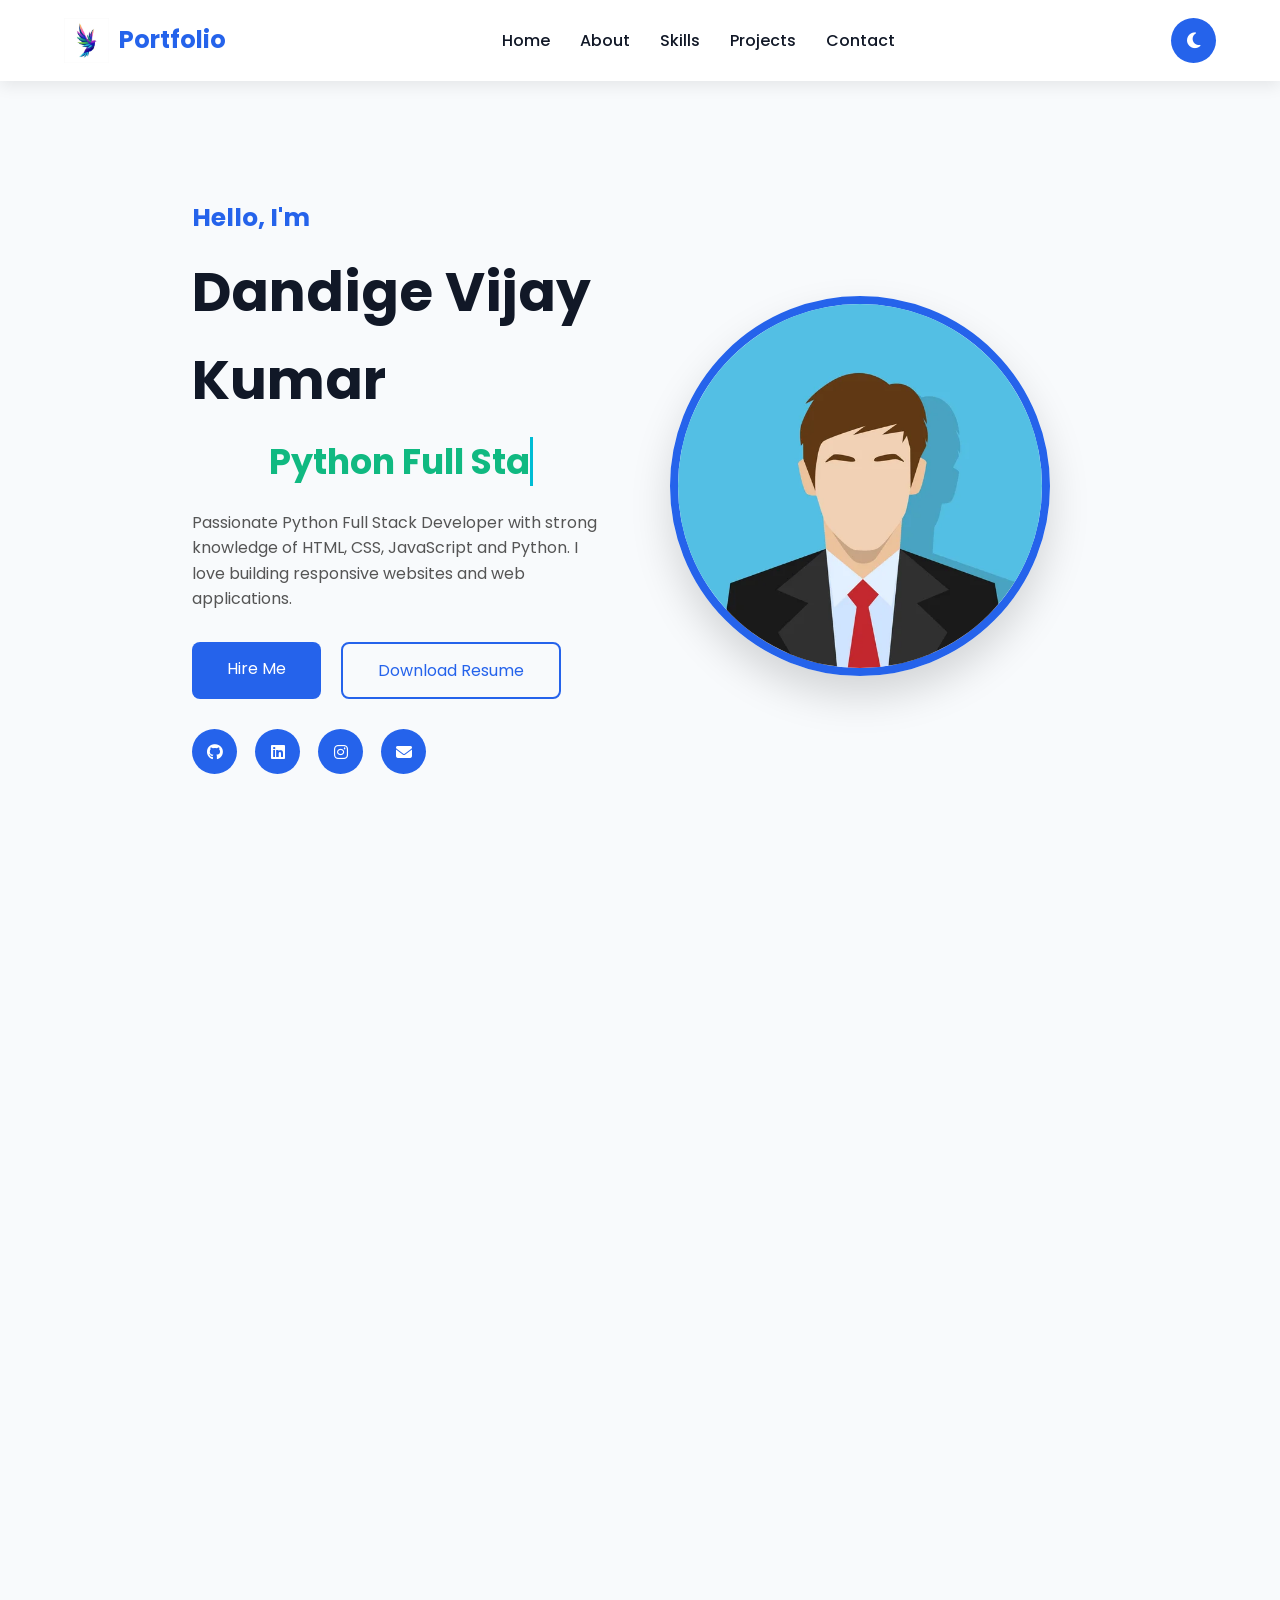
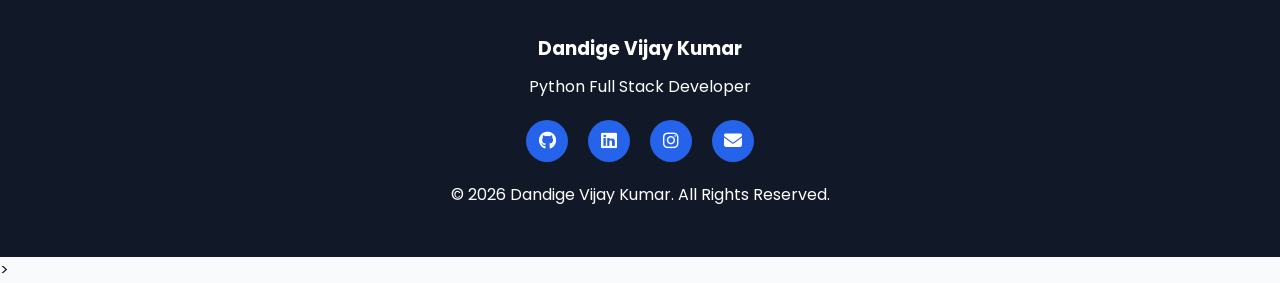
<file: index.html>
<!DOCTYPE html>
<html lang="en">
<head>
    <meta charset="UTF-8">
    <meta name="viewport" content="width=device-width, initial-scale=1.0">

    <title>Dandige Vijay Kumar | Python Full Stack Developer</title>

    <!-- CSS -->
    <link rel="stylesheet" href="css/style.css">
    <link rel="stylesheet" href="css/responsive.css">
    <link rel="stylesheet" href="css/animations.css">

    <!-- Font Awesome -->
    <link rel="stylesheet"
    href="https://cdnjs.cloudflare.com/ajax/libs/font-awesome/6.6.0/css/all.min.css">

    <!-- AOS Animation -->
    <link href="https://unpkg.com/aos@2.3.4/dist/aos.css" rel="stylesheet">

    <!-- Favicon -->
    <link rel="icon" href="images/favicon.png">
</head>
<body>

<!-- ================= HEADER ================= -->

<header>

    <nav class="navbar">

        <div class="logo">
            <img src="images/logo.png" alt="Logo">
            <h2>Portfolio</h2>
        </div>

        <ul class="nav-links">
            <li><a href="#home">Home</a></li>
            <li><a href="about.html">About</a></li>
            <li><a href="skills.html">Skills</a></li>
            <li><a href="projects.html">Projects</a></li>
            <li><a href="contact.html">Contact</a></li>
        </ul>

        <button id="darkModeBtn">
            <i class="fa-solid fa-moon"></i>
        </button>

    </nav>

</header>

<!-- ================= HERO ================= -->

<section id="home" class="hero">

    <div class="hero-content" data-aos="fade-right">

        <h3>Hello, I'm</h3>

        <h1>Dandige Vijay Kumar</h1>

        <h2>
            <span id="typing"></span>
        </h2>

        <p>

            Passionate Python Full Stack Developer with strong
            knowledge of HTML, CSS, JavaScript and Python.

            I love building responsive websites and web applications.

        </p>

        <div class="hero-buttons">

            <a href="contact.html" class="btn">
                Hire Me
            </a>

            <a href="assets/resume.pdf"download class="btn btn-outline">

                Download Resume

            </a>

        </div>

        <div class="social-icons">

            <a href="#">
                <i class="fab fa-github"></i>
            </a>

            <a href="#">
                <i class="fab fa-linkedin"></i>
            </a>

            <a href="#">
                <i class="fab fa-instagram"></i>
            </a>

            <a href="mailto:dandigevijaykumer@gmail.com">
                <i class="fa-solid fa-envelope"></i>
            </a>

        </div>

    </div>

    <div class="hero-image" data-aos="fade-left">

        <img src="images/profile.jpg" alt="Profile">

    </div>

</section>

<!-- ================= ABOUT ================= -->

<section class="about-preview" data-aos="fade-up">

    <h2>About Me</h2>

    <p>

        I am a Computer Science graduate and currently learning
        Python Full Stack Development.

        My interests include building responsive websites,
        developing web applications,
        and solving real-world problems using Python.

    </p>

    <a href="about.html" class="btn">
        Read More
    </a>

</section>

<!-- ================= SKILLS ================= -->

<section class="skills-preview" data-aos="zoom-in">

    <h2>Skills</h2>

    <div class="skill-box">

        <div class="card">HTML5</div>

        <div class="card">CSS3</div>

        <div class="card">JavaScript</div>

        <div class="card">Bootstrap</div>

        <div class="card">Python</div>

        <div class="card">Django</div>

        <div class="card">MySQL</div>

        <div class="card">GitHub</div>

    </div>

</section>

<!-- ================= PROJECTS ================= -->

<section class="projects-preview">

<h2 data-aos="fade-up">Projects</h2>

<div class="project-container">

<div class="project-card" data-aos="flip-left">

<img src="images/project1.png">

<h3>Blood Group Detection</h3>

<p>
Python | OpenCV | Machine Learning
</p>

<a href="projects.html" class="btn">
View Project
</a>

</div>

<div class="project-card" data-aos="flip-left">

<img src="images/project2.png">

<h3>Campus Behavior Recognition</h3>

<p>
Python | TensorFlow
</p>

<a href="projects.html" class="btn">
View Project
</a>

</div>

<div class="project-card" data-aos="flip-left">

<img src="images/project3.png">

<h3>Portfolio Website</h3>

<p>
HTML CSS JavaScript
</p>

<a href="projects.html" class="btn">
View Project
</a>

</div>

</div>

</section>

<!-- ================= CONTACT ================= -->

<section class="contact-preview" data-aos="fade-up">

<h2>Get In Touch</h2>

<p>

Interested in working together?

Let's build something amazing.

</p>

<a href="contact.html" class="btn">
Contact Me
</a>

</section>

<!-- ================= FOOTER ================= -->

<footer>

<h3>Dandige Vijay Kumar</h3>

<p>Python Full Stack Developer</p>

<div class="footer-icons">

<a href="https://github.com/dandigevijaykumar/"><i class="fab fa-github"></i></a>

<a href="https://www.linkedin.com/in/dandige-vijay-kumar/"><i class="fab fa-linkedin"></i></a>

<a href="#"><i class="fab fa-instagram"></i></a>

<a href="mailto:dandigevijaykumer@gmail.com">
<i class="fa-solid fa-envelope"></i>
</a>

</div>

<p>

© 2026 Dandige Vijay Kumar.

All Rights Reserved.

</p>

</footer>

<!-- Scroll To Top -->

<button id="topBtn">

<i class="fa-solid fa-arrow-up"></i>

</button>

<!-- JavaScript -->

<script src="https://unpkg.com/aos@2.3.4/dist/aos.js"></script>

<script>
AOS.init();
</script>

<script src="js/script.js"></script>

<script src="js/darkmode.js"></script>

<script src="js/typing.js"></script>

</body>
</html>>
</file>
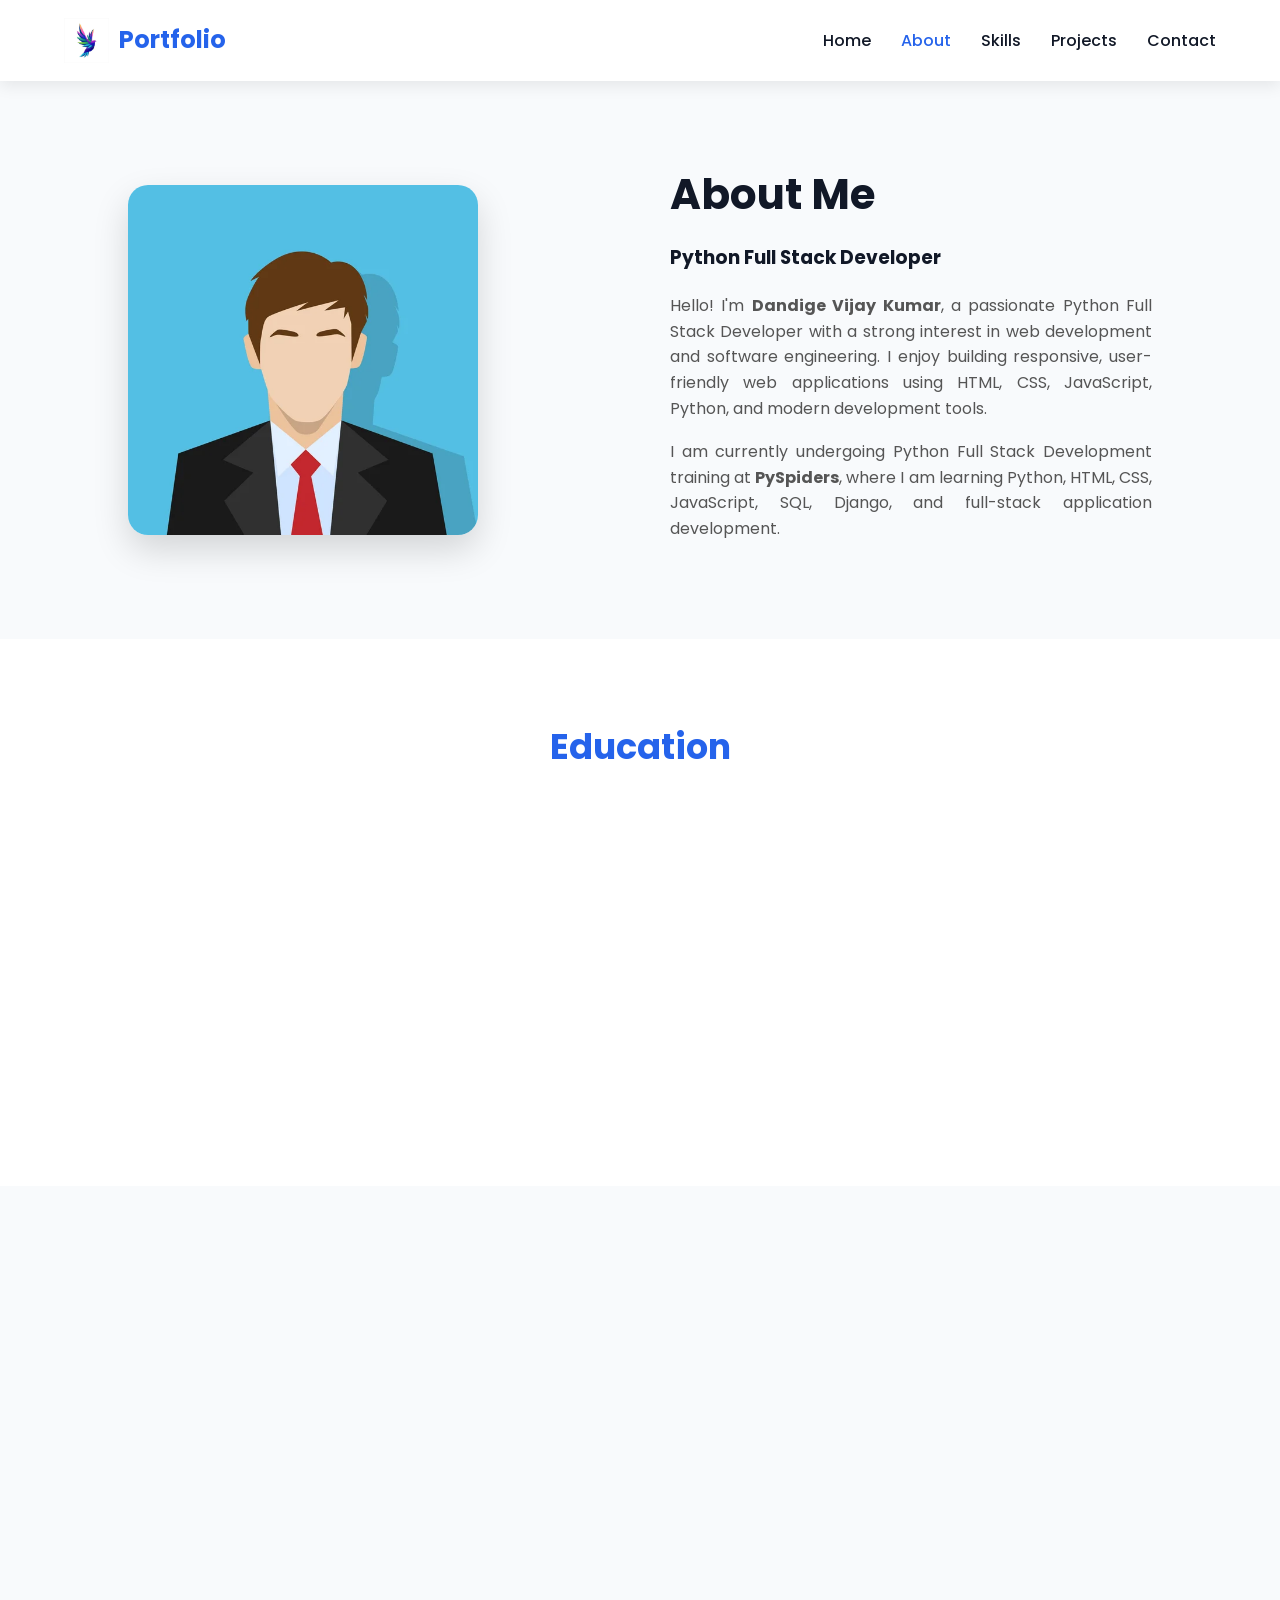
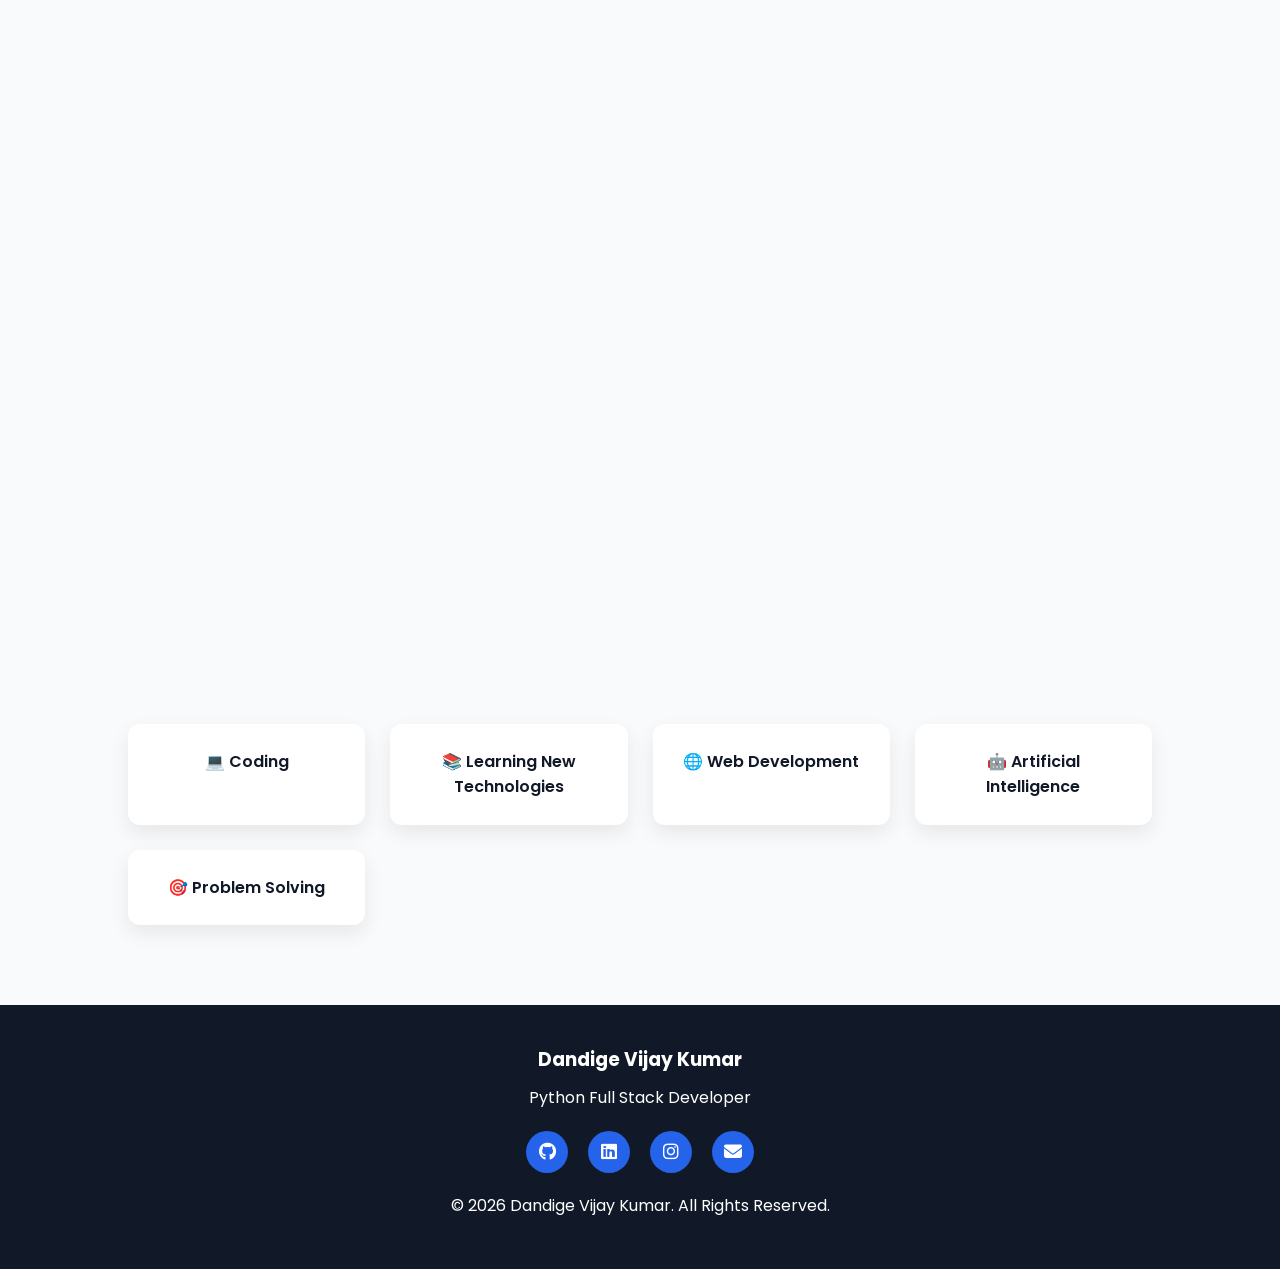
<file: about.html>
<!DOCTYPE html>
<html lang="en">

<head>
    <meta charset="UTF-8">
    <meta name="viewport" content="width=device-width, initial-scale=1.0">
    <title>About | Dandige Vijay Kumar</title>

    <link rel="stylesheet" href="css/style.css">
    <link rel="stylesheet" href="css/responsive.css">
    <link rel="stylesheet" href="css/animations.css">

    <!-- Font Awesome -->
    <link rel="stylesheet"
        href="https://cdnjs.cloudflare.com/ajax/libs/font-awesome/6.6.0/css/all.min.css">

    <!-- AOS -->
    <link href="https://unpkg.com/aos@2.3.4/dist/aos.css" rel="stylesheet">
</head>

<body>

    <!-- ================= NAVBAR ================= -->

    <header>

        <nav class="navbar">

            <div class="logo">
                <img src="images/logo.png" alt="Logo">
                <h2>Portfolio</h2>
            </div>

            <ul class="nav-links">
                <li><a href="index.html">Home</a></li>
                <li><a class="active" href="about.html">About</a></li>
                <li><a href="skills.html">Skills</a></li>
                <li><a href="projects.html">Projects</a></li>
                <li><a href="contact.html">Contact</a></li>
            </ul>

        </nav>

    </header>

    <!-- ================= ABOUT ================= -->

    <section class="about">

        <div class="container">

            <div class="about-image" data-aos="fade-right">

                <img src="images/profile.jpg" alt="Profile">

            </div>

            <div class="about-content" data-aos="fade-left">

                <h1>About Me</h1>

                <h3>Python Full Stack Developer</h3>

                <p>

                    Hello! I'm <strong>Dandige Vijay Kumar</strong>, a passionate
                    Python Full Stack Developer with a strong interest in web
                    development and software engineering.

                    I enjoy building responsive, user-friendly web applications
                    using HTML, CSS, JavaScript, Python, and modern development
                    tools.

                </p>

                <p>

                    I am currently undergoing Python Full Stack Development
                    training at <strong>PySpiders</strong>, where I am learning
                    Python, HTML, CSS, JavaScript, SQL, Django, and full-stack
                    application development.

                </p>

            </div>

        </div>

    </section>

    <!-- ================= EDUCATION ================= -->

    <section class="education">

        <h2 data-aos="fade-up">Education</h2>

        <div class="education-container">

            <div class="edu-card" data-aos="zoom-in">

                <h3>B.Tech</h3>

                <p><strong>MNR College of Engineering and Technology</strong></p>

                <p>Computer Science and Engineering</p>

                <p>2021 – 2025</p>

                <p>CGPA : 6.28</p>

            </div>

            <div class="edu-card" data-aos="zoom-in">

                <h3>Intermediate</h3>

                <p><strong>Government Junior College (Boys)</strong></p>

                <p>Automobile Engineering Technology</p>

                <p>2019 – 2021</p>

                <p>75%</p>

            </div>

            <div class="edu-card" data-aos="zoom-in">

                <h3>SSC</h3>

                <p><strong>Sri Chaitanya Vidyalayam</strong></p>

                <p>2018 – 2019</p>

                <p>GPA : 4.2</p>

            </div>

        </div>

    </section>

    <!-- ================= TRAINING ================= -->

    <section class="training">

        <h2 data-aos="fade-up">Training</h2>

        <div class="training-card" data-aos="fade-up">

            <h3>Python Full Stack Development</h3>

            <h4>PySpiders</h4>

            <p>

                February 2026 – Present

            </p>

            <p>

                Currently learning Python, HTML, CSS,
                JavaScript, SQL, Django, Responsive Web Design,
                and Full Stack Web Development through
                hands-on projects.

            </p>

        </div>

    </section>

    <!-- ================= CERTIFICATES ================= -->

    <section class="certificates">

        <h2 data-aos="fade-up">Certificates</h2>

        <div class="certificate-list">

            <div class="certificate" data-aos="flip-left">
                PG Diploma in Computer Application (PGDCA)
            </div>

            <div class="certificate" data-aos="flip-left">
                AWS Solutions Architecture Job Simulation
            </div>

            <div class="certificate" data-aos="flip-left">
                Learn PHP for Beginners (Udemy)
            </div>

            <div class="certificate" data-aos="flip-left">
                Foundations of Cybersecurity (Google)
            </div>

        </div>

    </section>

    <!-- ================= HOBBIES ================= -->

    <section class="hobbies">

        <h2 data-aos="fade-up">Interests</h2>

        <div class="hobby-container">

            <div class="hobby-card">💻 Coding</div>

            <div class="hobby-card">📚 Learning New Technologies</div>

            <div class="hobby-card">🌐 Web Development</div>

            <div class="hobby-card">🤖 Artificial Intelligence</div>

            <div class="hobby-card">🎯 Problem Solving</div>

        </div>

    </section>

    <!-- ================= FOOTER ================= -->

    <footer>

        <h3>Dandige Vijay Kumar</h3>

        <p>Python Full Stack Developer</p>

        <div class="footer-icons">

            <a href="https://github.com/dandigevijaykumar/"><i class="fab fa-github"></i></a>

            <a href="https://www.linkedin.com/in/dandige-vijay-kumar/"><i class="fab fa-linkedin"></i></a>

            <a href="#"><i class="fab fa-instagram"></i></a>

            <a href="mailto:dandigevijaykumer@gmail.com">
                <i class="fa-solid fa-envelope"></i>
            </a>

        </div>

        <p>© 2026 Dandige Vijay Kumar. All Rights Reserved.</p>

    </footer>

    <!-- AOS Script -->

    <script src="https://unpkg.com/aos@2.3.4/dist/aos.js"></script>

    <script>
        AOS.init({
            duration: 1000
        });
    </script>

    <script src="js/script.js"></script>

</body>

</html>
</file>
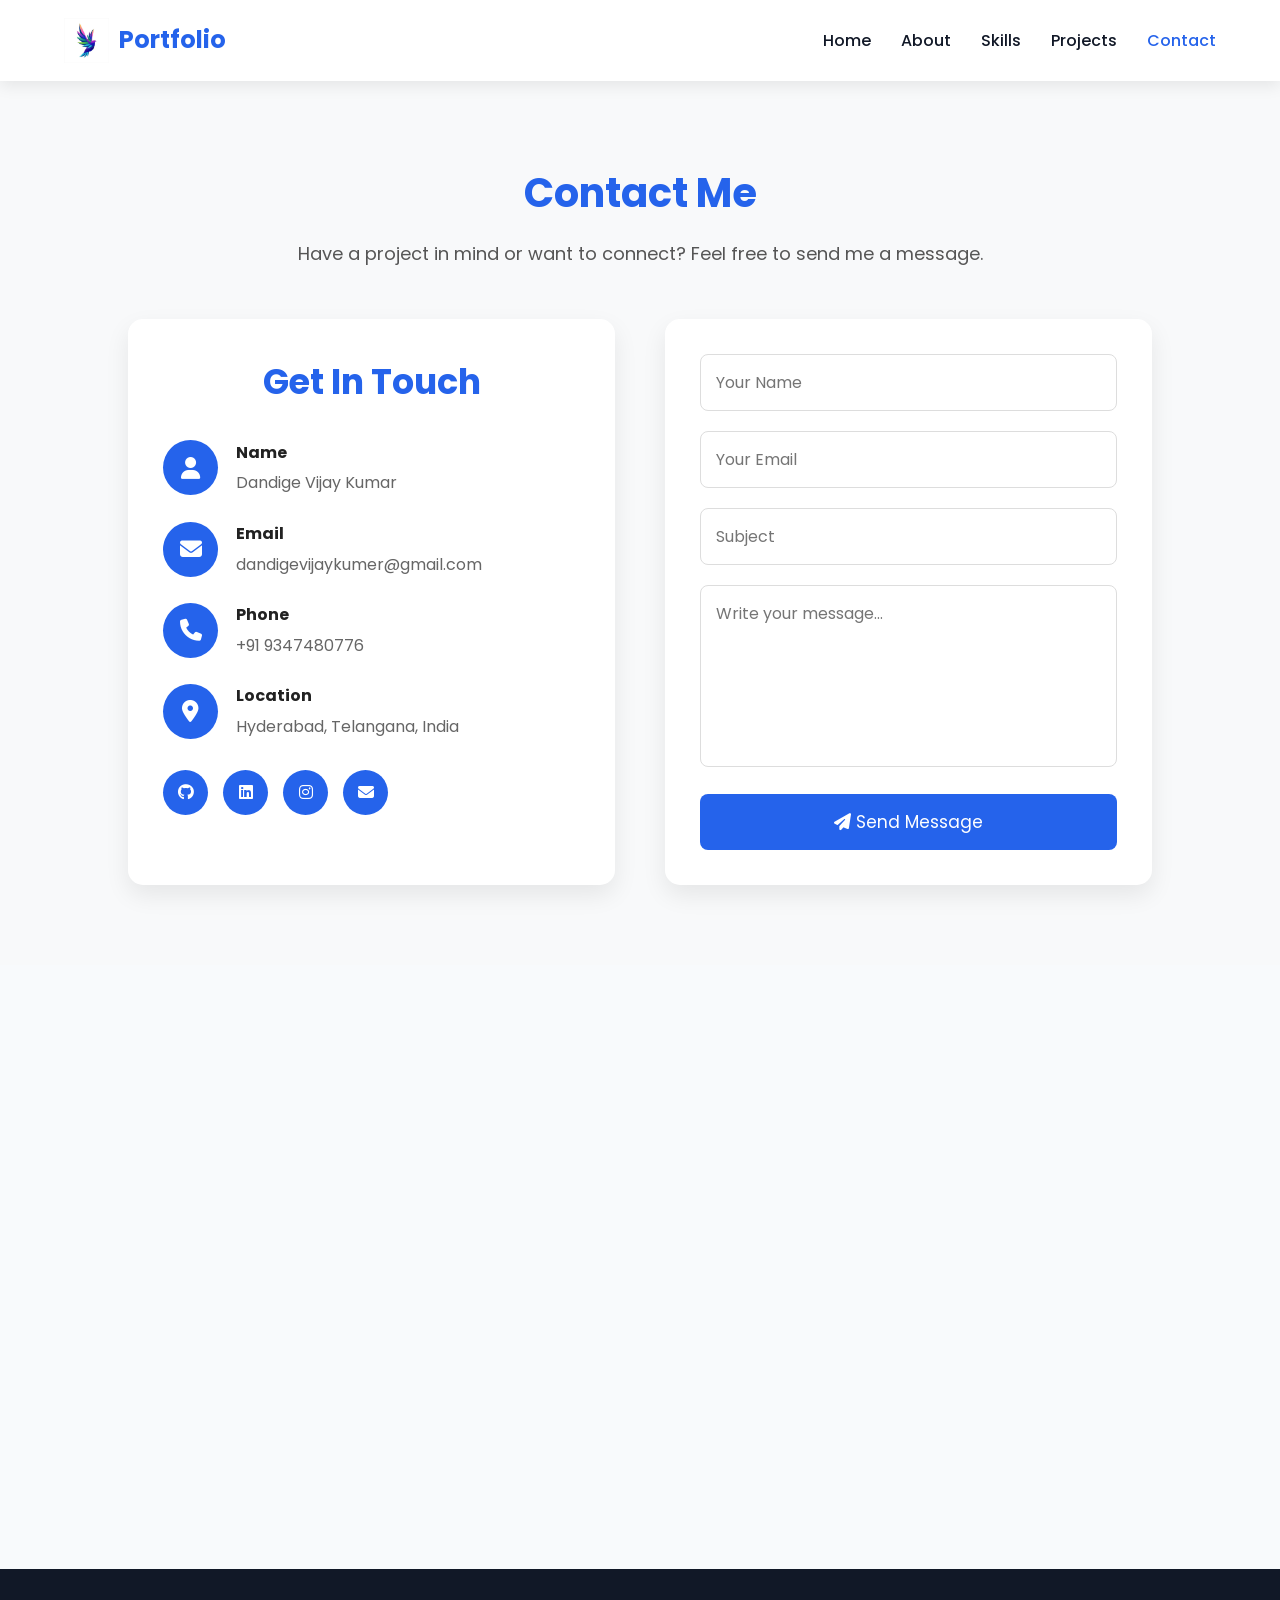
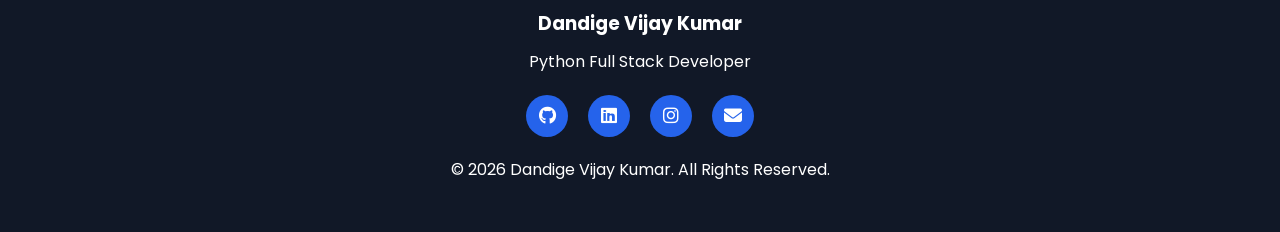
<file: contact.html>
<!DOCTYPE html>
<html lang="en">

<head>
    <meta charset="UTF-8">
    <meta name="viewport" content="width=device-width, initial-scale=1.0">
    <title>Contact | Dandige Vijay Kumar</title>

    <!-- CSS -->
    <link rel="stylesheet" href="css/style.css">
    <link rel="stylesheet" href="css/responsive.css">
    <link rel="stylesheet" href="css/animations.css">

    <!-- Font Awesome -->
    <link rel="stylesheet"
        href="https://cdnjs.cloudflare.com/ajax/libs/font-awesome/6.6.0/css/all.min.css">

    <!-- AOS -->
    <link href="https://unpkg.com/aos@2.3.4/dist/aos.css" rel="stylesheet">
</head>

<body>

    <!-- ================= NAVBAR ================= -->

    <header>

        <nav class="navbar">

            <div class="logo">
                <img src="images/logo.png" alt="Logo">
                <h2>Portfolio</h2>
            </div>

            <ul class="nav-links">
                <li><a href="index.html">Home</a></li>
                <li><a href="about.html">About</a></li>
                <li><a href="skills.html">Skills</a></li>
                <li><a href="projects.html">Projects</a></li>
                <li><a class="active" href="contact.html">Contact</a></li>
            </ul>

        </nav>

    </header>

    <!-- ================= CONTACT ================= -->

    <section class="contact">

        <div class="contact-title" data-aos="fade-down">

            <h1>Contact Me</h1>

            <p>
                Have a project in mind or want to connect?
                Feel free to send me a message.
            </p>

        </div>

        <div class="contact-container">

            <!-- Contact Information -->

            <div class="contact-info" data-aos="fade-right">

                <h2>Get In Touch</h2>

                <div class="info">

                    <i class="fas fa-user"></i>

                    <div>
                        <h4>Name</h4>
                        <p>Dandige Vijay Kumar</p>
                    </div>

                </div>

                <div class="info">

                    <i class="fas fa-envelope"></i>

                    <div>
                        <h4>Email</h4>
                        <p>dandigevijaykumer@gmail.com</p>
                    </div>

                </div>

                <div class="info">

                    <i class="fas fa-phone"></i>

                    <div>
                        <h4>Phone</h4>
                        <p>+91 9347480776</p>
                    </div>

                </div>

                <div class="info">

                    <i class="fas fa-location-dot"></i>

                    <div>
                        <h4>Location</h4>
                        <p>Hyderabad, Telangana, India</p>
                    </div>

                </div>

                <div class="social-links">

                    <a href="#"><i class="fab fa-github"></i></a>

                    <a href="#"><i class="fab fa-linkedin"></i></a>

                    <a href="#"><i class="fab fa-instagram"></i></a>

                    <a href="mailto:dandigevijaykumer@gmail.com">
                        <i class="fas fa-envelope"></i>
                    </a>

                </div>

            </div>

            <!-- Contact Form -->

            <div class="contact-form" data-aos="fade-left">

                <form id="contactForm">

                    <input
                        type="text"
                        id="name"
                        placeholder="Your Name"
                        required>

                    <input
                        type="email"
                        id="email"
                        placeholder="Your Email"
                        required>

                    <input
                        type="text"
                        id="subject"
                        placeholder="Subject"
                        required>

                    <textarea
                        id="message"
                        rows="6"
                        placeholder="Write your message..."
                        required></textarea>

                    <button type="submit" class="btn">

                        <i class="fas fa-paper-plane"></i>

                        Send Message

                    </button>

                </form>

            </div>

        </div>

    </section>

    <!-- ================= MAP ================= -->

    <section class="map-section" data-aos="zoom-in">

        <h2>My Location</h2>

        <iframe
            src="https://www.google.com/maps?q=Hyderabad&output=embed"
            width="100%"
            height="350"
            style="border:0;"
            loading="lazy">
        </iframe>

    </section>

    <!-- ================= FOOTER ================= -->

    <footer>

        <h3>Dandige Vijay Kumar</h3>

        <p>Python Full Stack Developer</p>

        <div class="footer-icons">

            <a href="https://github.com/dandigevijaykumar/"><i class="fab fa-github"></i></a>

            <a href="https://www.linkedin.com/in/dandige-vijay-kumar/"><i class="fab fa-linkedin"></i></a>

            <a href="#"><i class="fab fa-instagram"></i></a>

            <a href="mailto:dandigevijaykumer@gmail.com">
                <i class="fas fa-envelope"></i>
            </a>

        </div>

        <p>© 2026 Dandige Vijay Kumar. All Rights Reserved.</p>

    </footer>

    <!-- Back To Top -->

    <button id="topBtn">
        <i class="fas fa-arrow-up"></i>
    </button>

    <!-- AOS -->

    <script src="https://unpkg.com/aos@2.3.4/dist/aos.js"></script>

    <script>
        AOS.init({
            duration: 1000
        });
    </script>

    <!-- JS -->

    <script src="js/script.js"></script>
    <script src="js/validation.js"></script>

</body>

</html>
</file>
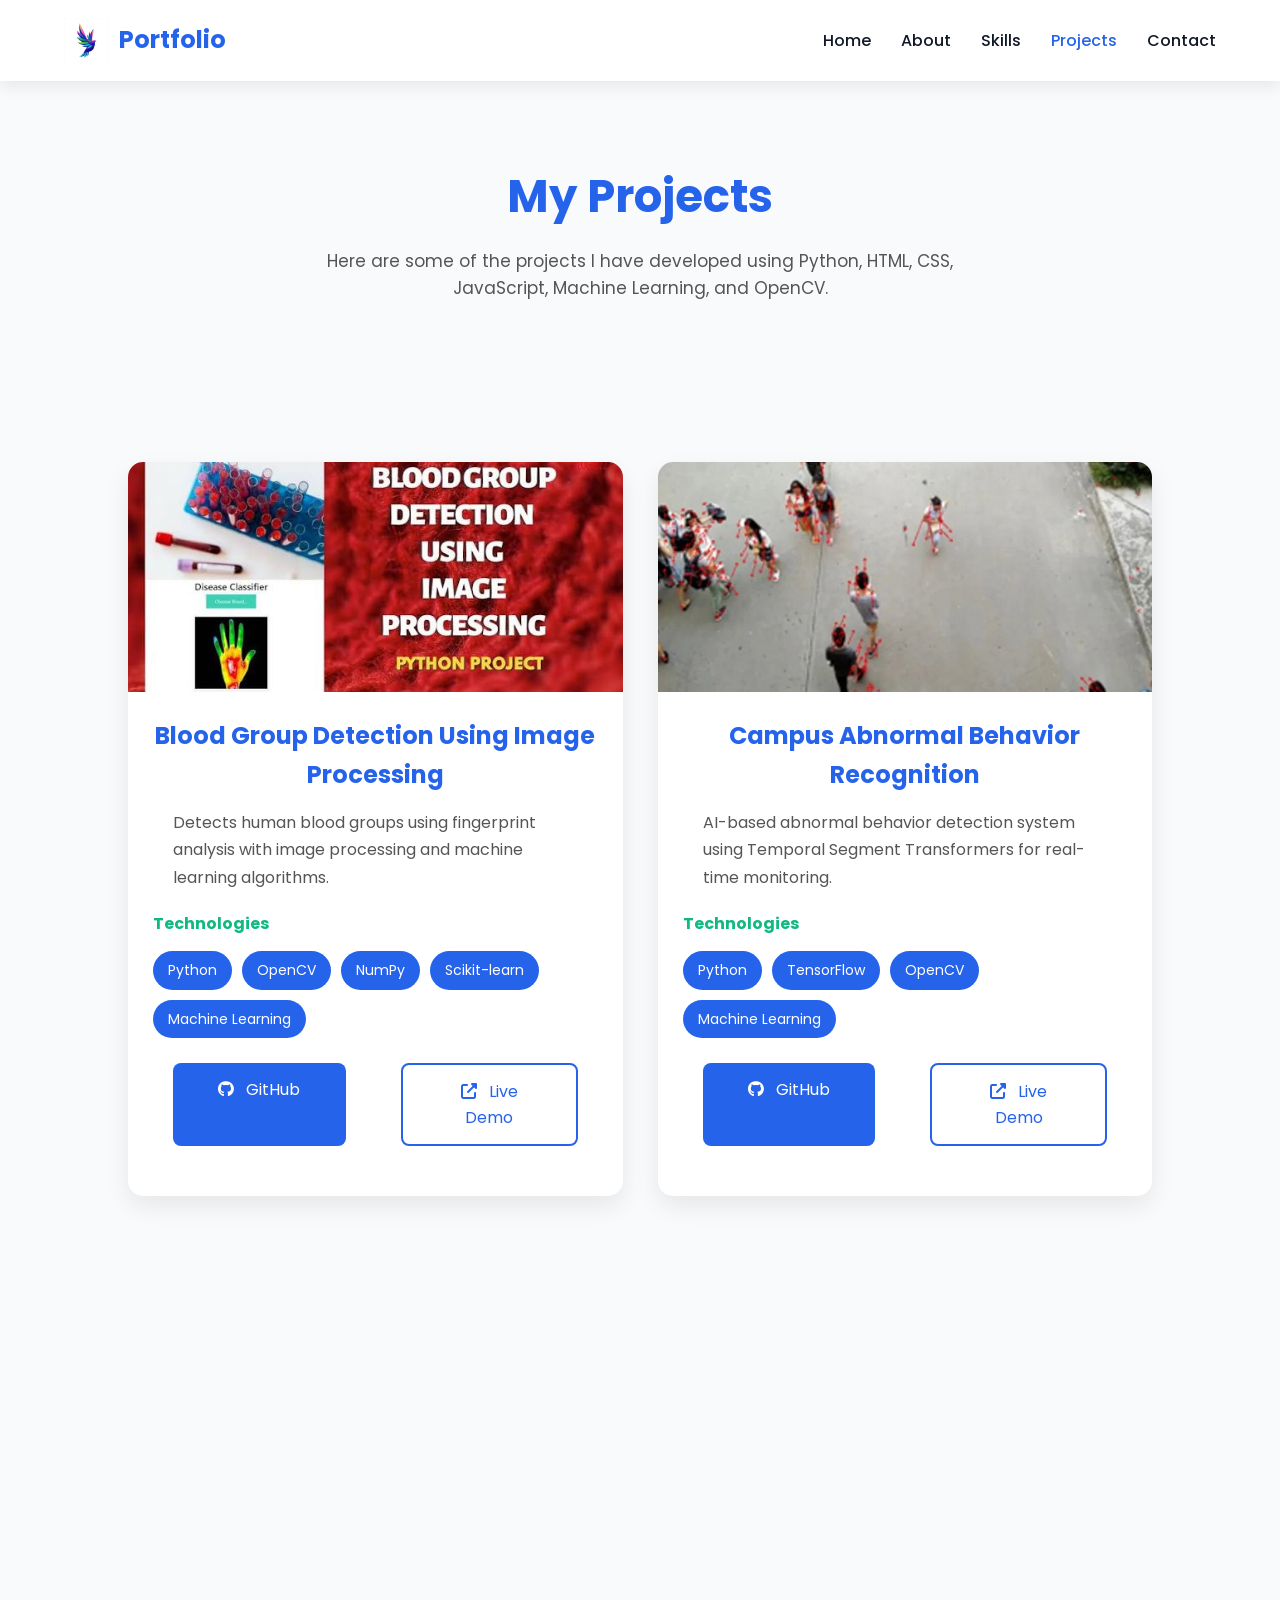
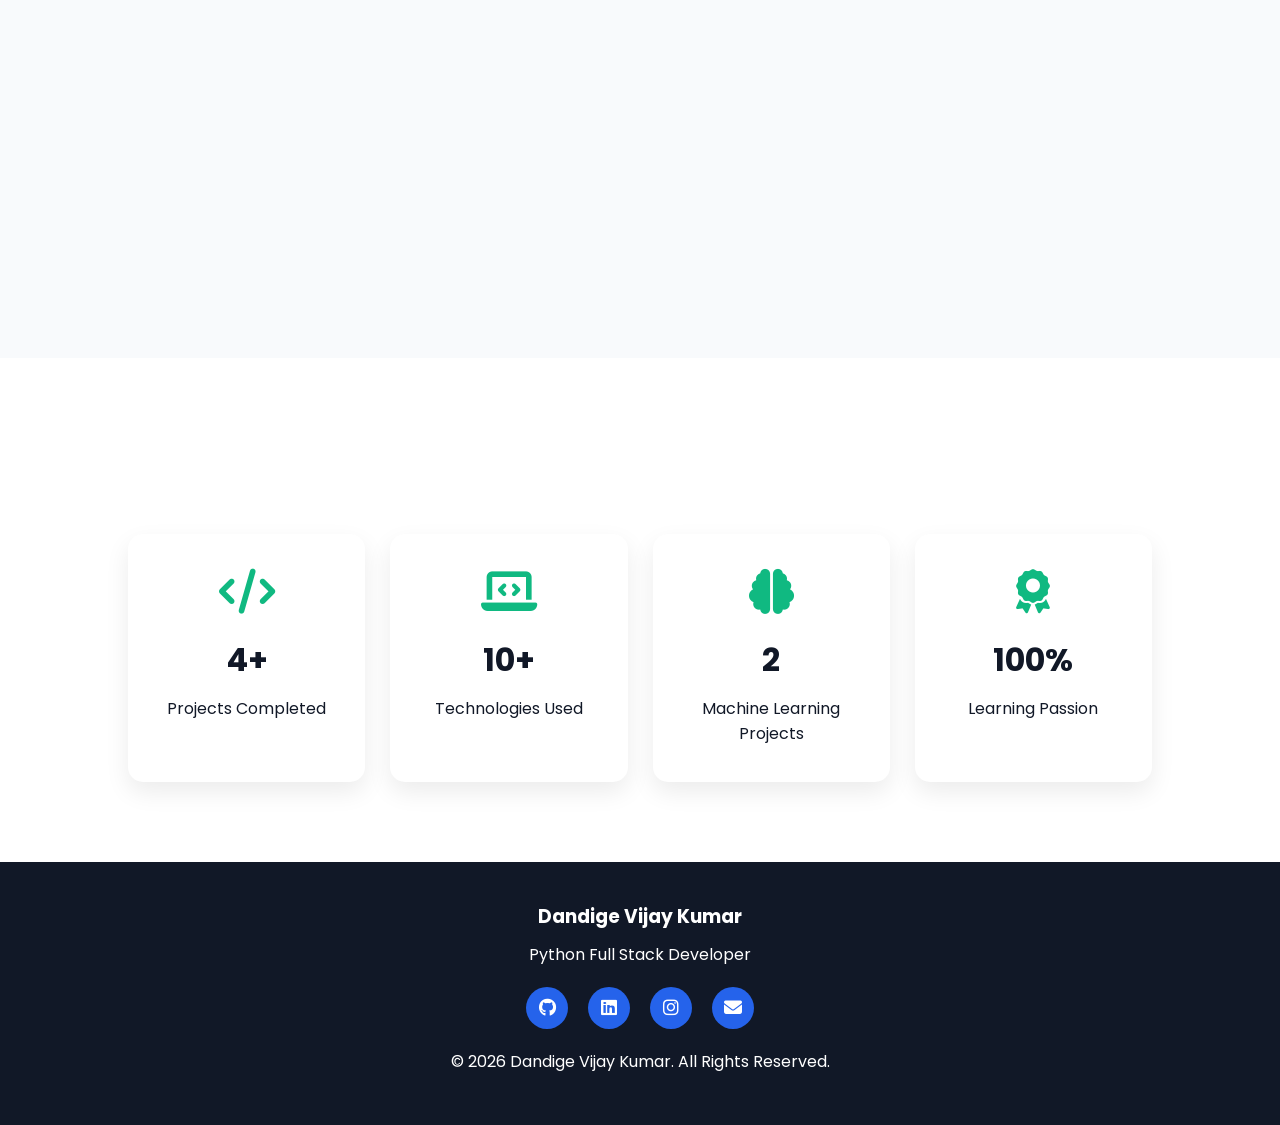
<file: projects.html>
<!DOCTYPE html>
<html lang="en">

<head>
    <meta charset="UTF-8">
    <meta name="viewport" content="width=device-width, initial-scale=1.0">
    <title>Projects | Dandige Vijay Kumar</title>

    <link rel="stylesheet" href="css/style.css">
    <link rel="stylesheet" href="css/responsive.css">
    <link rel="stylesheet" href="css/animations.css">

    <!-- Font Awesome -->
    <link rel="stylesheet"
        href="https://cdnjs.cloudflare.com/ajax/libs/font-awesome/6.6.0/css/all.min.css">

    <!-- AOS Animation -->
    <link href="https://unpkg.com/aos@2.3.4/dist/aos.css" rel="stylesheet">
</head>

<body>

    <!-- ================= NAVBAR ================= -->

    <header>

        <nav class="navbar">

            <div class="logo">
                <img src="images/logo.png" alt="Logo">
                <h2>Portfolio</h2>
            </div>

            <ul class="nav-links">
                <li><a href="index.html">Home</a></li>
                <li><a href="about.html">About</a></li>
                <li><a href="skills.html">Skills</a></li>
                <li><a class="active" href="projects.html">Projects</a></li>
                <li><a href="contact.html">Contact</a></li>
            </ul>

        </nav>

    </header>

    <!-- ================= PAGE TITLE ================= -->

    <section class="page-title">

        <h1 data-aos="fade-down">My Projects</h1>

        <p data-aos="fade-up">
            Here are some of the projects I have developed using Python,
            HTML, CSS, JavaScript, Machine Learning, and OpenCV.
        </p>

    </section>

    <!-- ================= PROJECTS ================= -->

    <section class="projects">

        <div class="project-container">

            <!-- Project 1 -->

            <div class="project-card" data-aos="fade-up">

                <img src="images/project1.png" alt="Blood Group Detection">

                <div class="project-content">

                    <h2>Blood Group Detection Using Image Processing</h2>

                    <p>

                        Detects human blood groups using fingerprint analysis
                        with image processing and machine learning algorithms.

                    </p>

                    <h4>Technologies</h4>

                    <div class="tech">

                        <span>Python</span>
                        <span>OpenCV</span>
                        <span>NumPy</span>
                        <span>Scikit-learn</span>
                        <span>Machine Learning</span>

                    </div>

                    <div class="buttons">

                        <a href="#" class="btn">
                            <i class="fab fa-github"></i> GitHub
                        </a>

                        <a href="#" class="btn btn-outline">
                            <i class="fas fa-external-link-alt"></i> Live Demo
                        </a>

                    </div>

                </div>

            </div>

            <!-- Project 2 -->

            <div class="project-card" data-aos="fade-up">

                <img src="images/project2.png" alt="Campus Behavior">

                <div class="project-content">

                    <h2>Campus Abnormal Behavior Recognition</h2>

                    <p>

                        AI-based abnormal behavior detection system using
                        Temporal Segment Transformers for real-time monitoring.

                    </p>

                    <h4>Technologies</h4>

                    <div class="tech">

                        <span>Python</span>
                        <span>TensorFlow</span>
                        <span>OpenCV</span>
                        <span>Machine Learning</span>

                    </div>

                    <div class="buttons">

                        <a href="#" class="btn">
                            <i class="fab fa-github"></i> GitHub
                        </a>

                        <a href="#" class="btn btn-outline">
                            <i class="fas fa-external-link-alt"></i> Live Demo
                        </a>

                    </div>

                </div>

            </div>

            <!-- Project 3 -->

            <div class="project-card" data-aos="fade-up">

                <img src="images/project3.png" alt="Portfolio">

                <div class="project-content">

                    <h2>Personal Portfolio Website</h2>

                    <p>

                        Responsive personal portfolio website developed using
                        HTML, CSS, JavaScript, animations, and modern UI design.

                    </p>

                    <h4>Technologies</h4>

                    <div class="tech">

                        <span>HTML5</span>
                        <span>CSS3</span>
                        <span>JavaScript</span>
                        <span>Responsive Design</span>

                    </div>

                    <div class="buttons">

                        <a href="#" class="btn">
                            <i class="fab fa-github"></i> GitHub
                        </a>

                        <a href="#" class="btn btn-outline">
                            <i class="fas fa-external-link-alt"></i> Live Demo
                        </a>

                    </div>

                </div>

            </div>

            <!-- Project 4 -->

            <div class="project-card" data-aos="fade-up">

                <img src="images/project3.png" alt="Student Management">

                <div class="project-content">

                    <h2>Student Management System</h2>

                    <p>

                        CRUD-based student management system for maintaining
                        student records efficiently.

                    </p>

                    <h4>Technologies</h4>

                    <div class="tech">

                        <span>Python</span>
                        <span>HTML</span>
                        <span>CSS</span>
                        <span>MySQL</span>

                    </div>

                    <div class="buttons">

                        <a href="#" class="btn">
                            <i class="fab fa-github"></i> GitHub
                        </a>

                        <a href="#" class="btn btn-outline">
                            <i class="fas fa-external-link-alt"></i> Live Demo
                        </a>

                    </div>

                </div>

            </div>

        </div>

    </section>

    <!-- ================= ACHIEVEMENTS ================= -->

    <section class="achievements">

        <h2 data-aos="fade-up">Project Highlights</h2>

        <div class="achievement-container">

            <div class="achievement-card">
                <i class="fas fa-code"></i>
                <h3>4+</h3>
                <p>Projects Completed</p>
            </div>

            <div class="achievement-card">
                <i class="fas fa-laptop-code"></i>
                <h3>10+</h3>
                <p>Technologies Used</p>
            </div>

            <div class="achievement-card">
                <i class="fas fa-brain"></i>
                <h3>2</h3>
                <p>Machine Learning Projects</p>
            </div>

            <div class="achievement-card">
                <i class="fas fa-award"></i>
                <h3>100%</h3>
                <p>Learning Passion</p>
            </div>

        </div>

    </section>

    <!-- ================= FOOTER ================= -->

    <footer>

        <h3>Dandige Vijay Kumar</h3>

        <p>Python Full Stack Developer</p>

        <div class="footer-icons">

            <a href="https://github.com/dandigevijaykumar/"><i class="fab fa-github"></i></a>

            <a href="https://www.linkedin.com/in/dandige-vijay-kumar/"><i class="fab fa-linkedin"></i></a>

            <a href="#"><i class="fab fa-instagram"></i></a>

            <a href="mailto:dandigevijaykumer@gmail.com">
                <i class="fas fa-envelope"></i>
            </a>

        </div>

        <p>© 2026 Dandige Vijay Kumar. All Rights Reserved.</p>

    </footer>

    <!-- AOS -->

    <script src="https://unpkg.com/aos@2.3.4/dist/aos.js"></script>

    <script>
        AOS.init({
            duration: 1000
        });
    </script>

    <script src="js/script.js"></script>

</body>

</html>
</file>
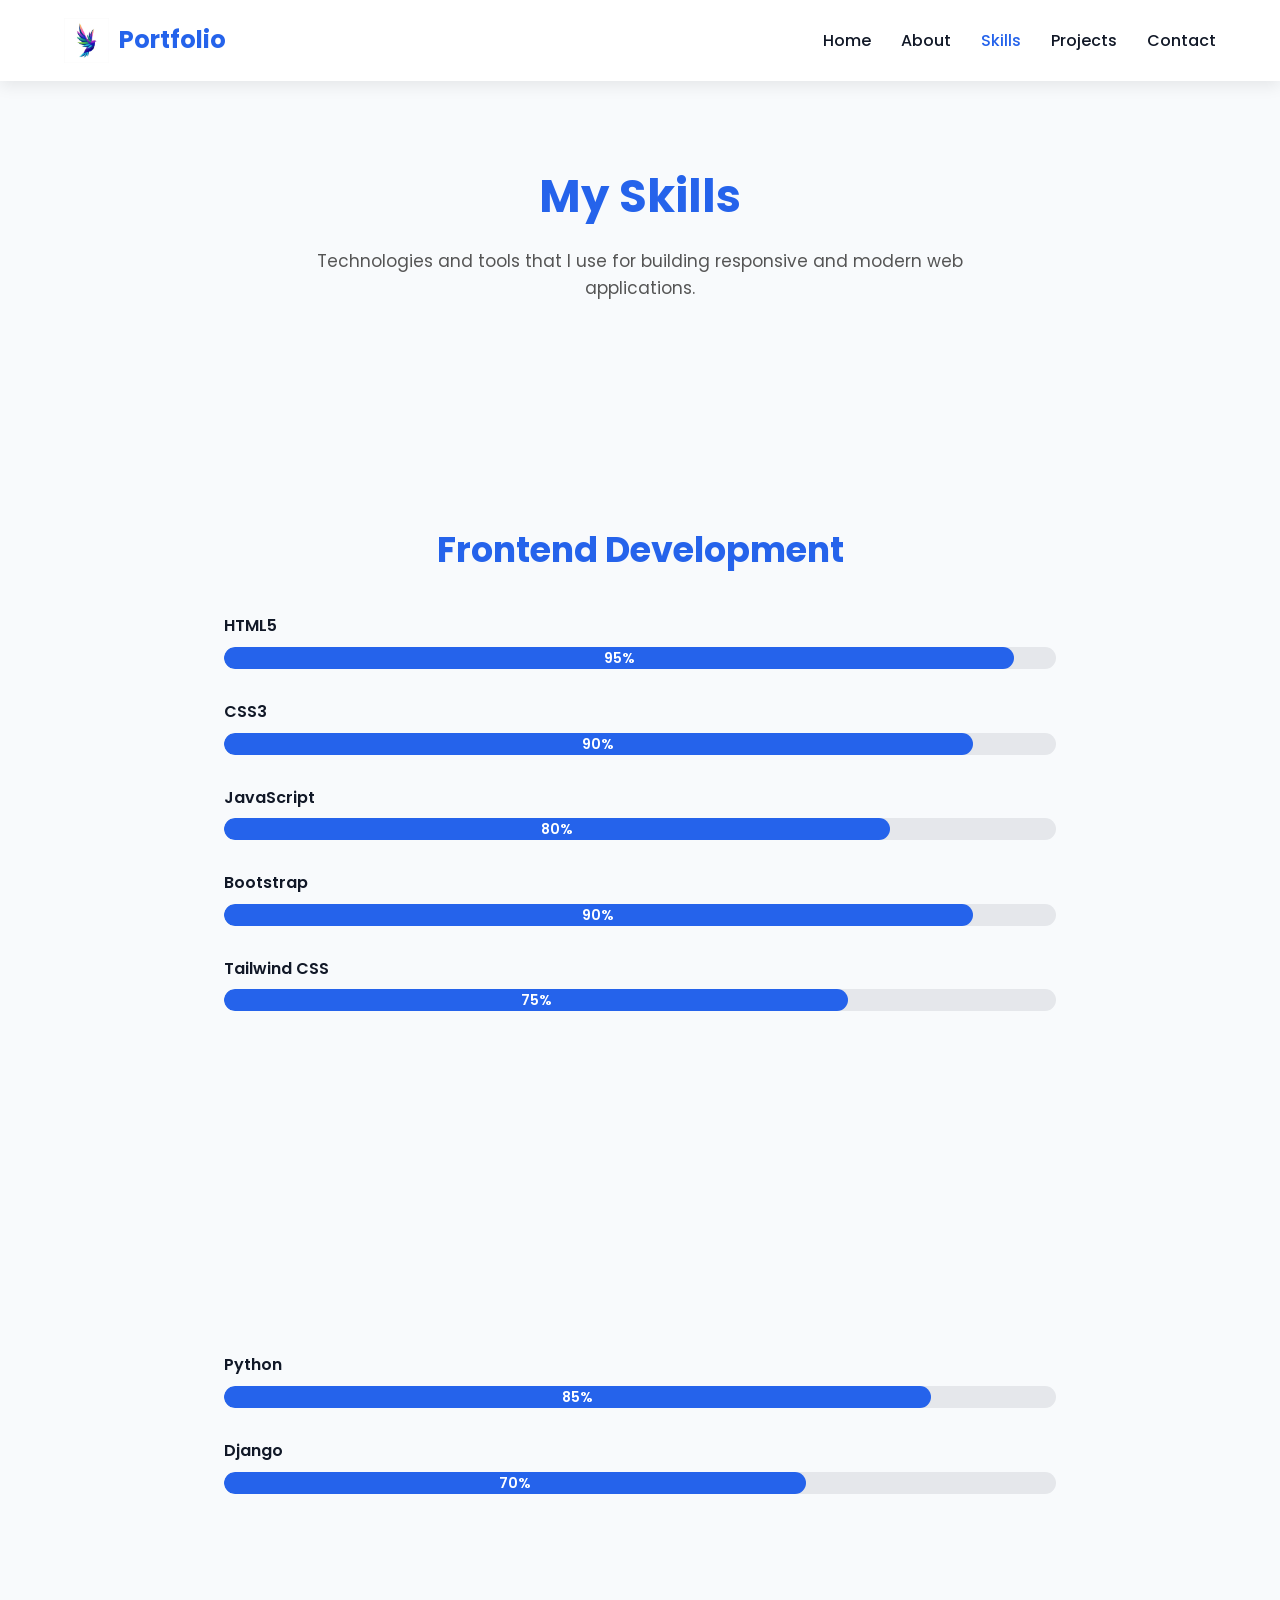
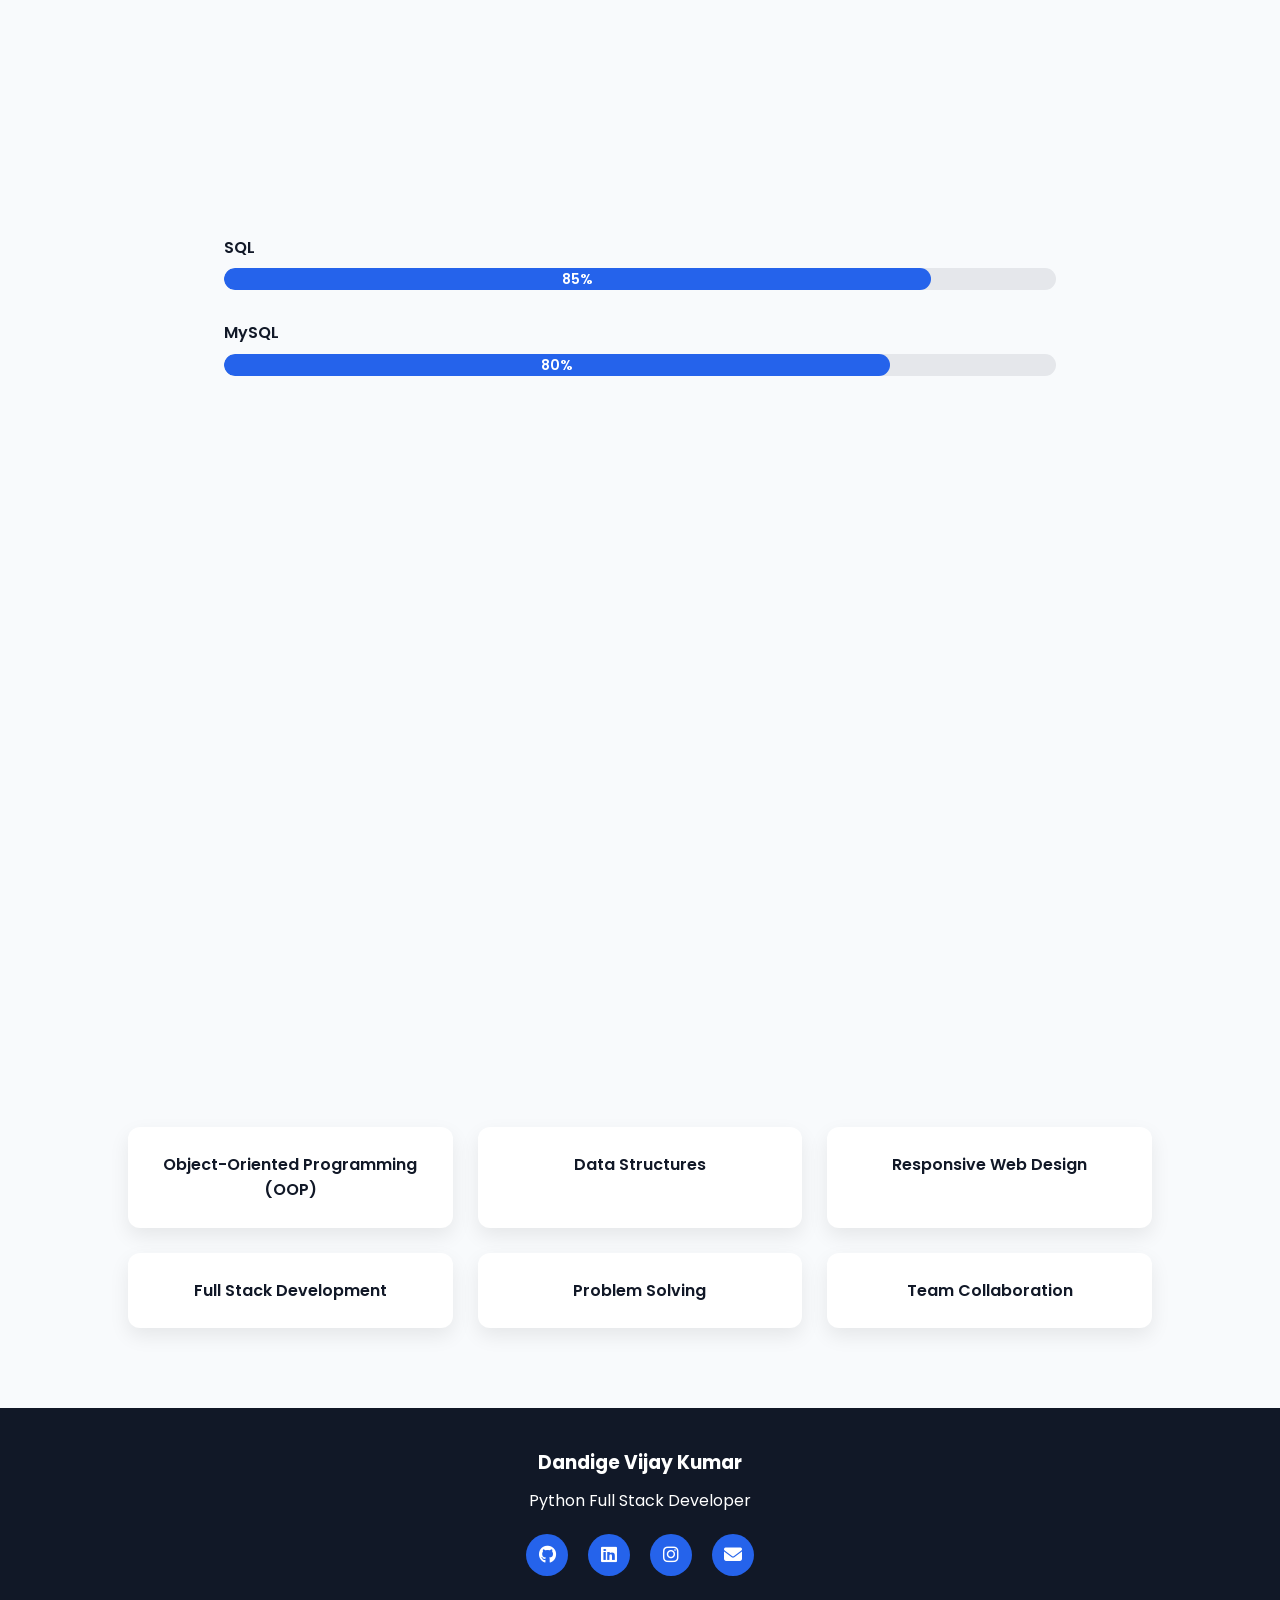
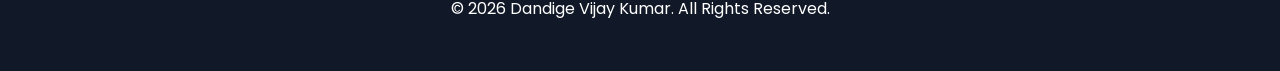
<file: skills.html>
<!DOCTYPE html>
<html lang="en">

<head>
    <meta charset="UTF-8">
    <meta name="viewport" content="width=device-width, initial-scale=1.0">
    <title>Skills | Dandige Vijay Kumar</title>

    <link rel="stylesheet" href="css/style.css">
    <link rel="stylesheet" href="css/responsive.css">
    <link rel="stylesheet" href="css/animations.css">

    <!-- Font Awesome -->
    <link rel="stylesheet"
        href="https://cdnjs.cloudflare.com/ajax/libs/font-awesome/6.6.0/css/all.min.css">

    <!-- AOS -->
    <link href="https://unpkg.com/aos@2.3.4/dist/aos.css" rel="stylesheet">
</head>

<body>

    <!-- ================= NAVBAR ================= -->

    <header>

        <nav class="navbar">

            <div class="logo">
                <img src="images/logo.png" alt="Logo">
                <h2>Portfolio</h2>
            </div>

            <ul class="nav-links">
                <li><a href="index.html">Home</a></li>
                <li><a href="about.html">About</a></li>
                <li><a class="active" href="skills.html">Skills</a></li>
                <li><a href="projects.html">Projects</a></li>
                <li><a href="contact.html">Contact</a></li>
            </ul>

        </nav>

    </header>

    <!-- ================= PAGE TITLE ================= -->

    <section class="page-title">

        <h1 data-aos="fade-down">My Skills</h1>

        <p data-aos="fade-up">

            Technologies and tools that I use for
            building responsive and modern web applications.

        </p>

    </section>

    <!-- ================= FRONTEND ================= -->

    <section class="skills-section">

        <h2 data-aos="fade-up">Frontend Development</h2>

        <div class="skill">

            <span>HTML5</span>
            <div class="progress">
                <div class="progress-bar html">95%</div>
            </div>

        </div>

        <div class="skill">

            <span>CSS3</span>
            <div class="progress">
                <div class="progress-bar css">90%</div>
            </div>

        </div>

        <div class="skill">

            <span>JavaScript</span>
            <div class="progress">
                <div class="progress-bar js">80%</div>
            </div>

        </div>

        <div class="skill">

            <span>Bootstrap</span>
            <div class="progress">
                <div class="progress-bar bootstrap">90%</div>
            </div>

        </div>

        <div class="skill">

            <span>Tailwind CSS</span>
            <div class="progress">
                <div class="progress-bar tailwind">75%</div>
            </div>

        </div>

    </section>

    <!-- ================= BACKEND ================= -->

    <section class="skills-section">

        <h2 data-aos="fade-up">Backend Development</h2>

        <div class="skill">

            <span>Python</span>
            <div class="progress">
                <div class="progress-bar python">85%</div>
            </div>

        </div>

        <div class="skill">

            <span>Django</span>
            <div class="progress">
                <div class="progress-bar django">70%</div>
            </div>

        </div>

    </section>

    <!-- ================= DATABASE ================= -->

    <section class="skills-section">

        <h2 data-aos="fade-up">Database</h2>

        <div class="skill">

            <span>SQL</span>
            <div class="progress">
                <div class="progress-bar sql">85%</div>
            </div>

        </div>

        <div class="skill">

            <span>MySQL</span>
            <div class="progress">
                <div class="progress-bar mysql">80%</div>
            </div>

        </div>

    </section>

    <!-- ================= TOOLS ================= -->

    <section class="tools">

        <h2 data-aos="fade-up">Tools & Platforms</h2>

        <div class="tool-container">

            <div class="tool-card" data-aos="zoom-in">
                <i class="fa-brands fa-github"></i>
                <h3>GitHub</h3>
            </div>

            <div class="tool-card" data-aos="zoom-in">
                <i class="fa-solid fa-code"></i>
                <h3>VS Code</h3>
            </div>

            <div class="tool-card" data-aos="zoom-in">
                <i class="fa-solid fa-file-word"></i>
                <h3>MS Word</h3>
            </div>

            <div class="tool-card" data-aos="zoom-in">
                <i class="fa-solid fa-file-excel"></i>
                <h3>MS Excel</h3>
            </div>

            <div class="tool-card" data-aos="zoom-in">
                <i class="fa-solid fa-file-powerpoint"></i>
                <h3>PowerPoint</h3>
            </div>

        </div>

    </section>

    <!-- ================= CONCEPTS ================= -->

    <section class="concepts">

        <h2 data-aos="fade-up">Programming Concepts</h2>

        <div class="concept-container">

            <div class="concept-card">Object-Oriented Programming (OOP)</div>

            <div class="concept-card">Data Structures</div>

            <div class="concept-card">Responsive Web Design</div>

            <div class="concept-card">Full Stack Development</div>

            <div class="concept-card">Problem Solving</div>

            <div class="concept-card">Team Collaboration</div>

        </div>

    </section>

    <!-- ================= FOOTER ================= -->

    <footer>

        <h3>Dandige Vijay Kumar</h3>

        <p>Python Full Stack Developer</p>

        <div class="footer-icons">

            <a href="https://github.com/dandigevijaykumar/"><i class="fab fa-github"></i></a>

            <a href="https://www.linkedin.com/in/dandige-vijay-kumar/"><i class="fab fa-linkedin"></i></a>

            <a href="#"><i class="fab fa-instagram"></i></a>

            <a href="mailto:dandigevijaykumer@gmail.com">
                <i class="fa-solid fa-envelope"></i>
            </a>

        </div>

        <p>© 2026 Dandige Vijay Kumar. All Rights Reserved.</p>

    </footer>

    <!-- AOS Script -->

    <script src="https://unpkg.com/aos@2.3.4/dist/aos.js"></script>

    <script>
        AOS.init({
            duration: 1000
        });
    </script>

    <script src="js/script.js"></script>

</body>

</html>
</file>
<file: css/style.css>
/* ===========================
   GOOGLE FONT
=========================== */
@import url('https://fonts.googleapis.com/css2?family=Poppins:wght@300;400;500;600;700;800&display=swap');

/* ===========================
   RESET
=========================== */

*{
    margin:0;
    padding:0;
    box-sizing:border-box;
    font-family:'Poppins',sans-serif;
    scroll-behavior:smooth;
}

body{
    background:#F8FAFC;
    color:#111827;
    line-height:1.6;
}

img{
    max-width:100%;
    display:block;
}

a{
    text-decoration:none;
}

ul{
    list-style:none;
}

/* ===========================
   NAVBAR
=========================== */

header{
    position:sticky;
    top:0;
    z-index:1000;
    background:#ffffff;
    box-shadow:0 5px 15px rgba(0,0,0,.08);
}

.navbar{

    width:90%;
    margin:auto;

    display:flex;
    justify-content:space-between;
    align-items:center;

    padding:18px 0;
}

.logo{

    display:flex;
    align-items:center;
    gap:10px;

}

.logo img{

    width:45px;
    height:45px;

}

.logo h2{

    color:#2563EB;

}

.nav-links{

    display:flex;
    gap:30px;

}

.nav-links a{

    color:#111827;
    font-weight:500;
    transition:.3s;

}

.nav-links a:hover{

    color:#2563EB;

}

#darkModeBtn{

    width:45px;
    height:45px;

    border:none;
    border-radius:50%;

    cursor:pointer;

    background:#2563EB;
    color:#fff;

    font-size:18px;

}

/* ===========================
 HERO
=========================== */

.hero{

    width:90%;
    margin:auto;

    min-height:90vh;

    display:flex;
    justify-content:space-between;
    align-items:center;

    gap:60px;

}

.hero-content{

    flex:1;

}

.hero-content h3{

    color:#2563EB;
    font-size:25px;

}

.hero-content h1{

    font-size:55px;
    margin:10px 0;

}

.hero-content h2{

    color:#10B981;
    margin-bottom:20px;

}

.hero-content p{

    margin-bottom:30px;
    color:#555;

}

.hero-buttons{

    display:flex;
    gap:20px;
    margin-bottom:30px;

}

.hero-image{

    flex:1;
    text-align:center;

}

.hero-image img{

    width:380px;
    border-radius:50%;
    border:8px solid #2563EB;
    box-shadow:0 20px 40px rgba(0,0,0,.15);

}

/* ===========================
BUTTONS
=========================== */

.btn{

    display:inline-block;

    padding:14px 35px;

    background:#2563EB;
    color:#fff;

    border-radius:8px;

    transition:.3s;

}

.btn:hover{

    background:#1D4ED8;
    transform:translateY(-4px);

}

.btn-outline{

    background:transparent;
    border:2px solid #2563EB;
    color:#2563EB;

}

.btn-outline:hover{

    background:#2563EB;
    color:#fff;

}

/* ===========================
SOCIAL ICONS
=========================== */

.social-icons{

    display:flex;
    gap:18px;

}

.social-icons a{

    width:45px;
    height:45px;

    display:flex;
    justify-content:center;
    align-items:center;

    border-radius:50%;

    background:#2563EB;

    color:white;

    transition:.3s;

}

.social-icons a:hover{

    transform:translateY(-5px);

    background:#10B981;

}

/* ===========================
COMMON SECTION
=========================== */

section{

    padding:80px 10%;

}

section h2{

    text-align:center;

    margin-bottom:30px;

    color:#2563EB;

    font-size:35px;

}

/* ===========================
ABOUT
=========================== */

.about-preview{

    text-align:center;

}

.about-preview p{

    max-width:800px;

    margin:auto;

    color:#555;

    margin-bottom:30px;

}

/* ===========================
SKILLS
=========================== */

.skill-box{

    display:grid;

    grid-template-columns:repeat(auto-fit,minmax(180px,1fr));

    gap:25px;

}

.card{

    background:#fff;

    padding:25px;

    text-align:center;

    border-radius:12px;

    font-weight:600;

    box-shadow:0 10px 25px rgba(0,0,0,.08);

    transition:.4s;

}

.card:hover{

    transform:translateY(-8px);

    background:#2563EB;

    color:white;

}

/* ===========================
PROJECTS
=========================== */

.project-container{

    display:grid;

    grid-template-columns:repeat(auto-fit,minmax(300px,1fr));

    gap:30px;

}

.project-card{

    background:#fff;

    border-radius:12px;

    overflow:hidden;

    box-shadow:0 10px 25px rgba(0,0,0,.1);

    transition:.4s;

}

.project-card:hover{

    transform:translateY(-10px);

}

.project-card img{

    width:100%;
    height:220px;
    object-fit:cover;

}

.project-card h3{

    margin:20px;

}

.project-card p{

    margin:0 20px 20px;

    color:#666;

}

.project-card .btn{

    margin:0 20px 25px;

}

/* ===========================
CONTACT
=========================== */

.contact-preview{

    text-align:center;

}

.contact-preview p{

    margin:20px auto;

    max-width:700px;

    color:#555;

}

/* ===========================
FOOTER
=========================== */

footer{

    background:#1E293B;

    color:white;

    text-align:center;

    padding:50px 20px;

}

footer h3{

    margin-bottom:10px;

}

.footer-icons{

    margin:25px 0;

    display:flex;

    justify-content:center;

    gap:20px;

}

.footer-icons a{

    width:45px;
    height:45px;

    display:flex;
    justify-content:center;
    align-items:center;

    border-radius:50%;

    background:#2563EB;

    color:white;

    transition:.3s;

}

.footer-icons a:hover{

    background:#10B981;

    transform:scale(1.1);

}

/* ===========================
SCROLL TOP BUTTON
=========================== */

#topBtn{

    position:fixed;

    right:25px;
    bottom:25px;

    width:50px;
    height:50px;

    border:none;

    border-radius:50%;

    background:#2563EB;

    color:white;

    cursor:pointer;

    font-size:20px;

    box-shadow:0 5px 20px rgba(0,0,0,.2);

    transition:.3s;

}

#topBtn:hover{

    background:#10B981;

}

/* ===========================
ACTIVE NAV LINK
=========================== */

.active{

    color:#2563EB !important;

    font-weight:700;

}

/*==================================
        ABOUT SECTION
==================================*/

.about .container{
    display:flex;
    justify-content:space-between;
    align-items:center;
    gap:60px;
    flex-wrap:wrap;
}

.about-image{
    flex:1;
    text-align:center;
}

.about-image img{
    width:350px;
    border-radius:20px;
    box-shadow:0 15px 35px rgba(0,0,0,.15);
}

.about-content{
    flex:1;
}

.about-content h1{
    font-size:42px;
    color:var(--primary);
    margin-bottom:15px;
}

.about-content h3{
    color:var(--accent);
    margin-bottom:20px;
}

.about-content p{
    margin-bottom:18px;
    text-align:justify;
    color:#555;
}

/*==================================
        ABOUT PREVIEW
==================================*/

.about-preview{
    text-align:center;
}

.about-preview p{
    max-width:850px;
    margin:20px auto;
    color:#555;
}

/*==================================
        EDUCATION
==================================*/

.education{
    background:#fff;
}

.education-container{
    display:grid;
    grid-template-columns:repeat(auto-fit,minmax(280px,1fr));
    gap:30px;
    margin-top:40px;
}

.edu-card{
    background:#fff;
    padding:30px;
    border-radius:15px;
    text-align:center;
    box-shadow:0 8px 20px rgba(0,0,0,.08);
    transition:.3s;
}

.edu-card:hover{
    transform:translateY(-10px);
    border-bottom:5px solid var(--primary);
}

.edu-card h3{
    color:var(--primary);
    margin-bottom:15px;
}

.edu-card p{
    margin:8px 0;
}

/*==================================
        TRAINING
==================================*/

.training-card{
    max-width:900px;
    margin:auto;
    padding:35px;
    background:#fff;
    border-radius:15px;
    box-shadow:0 10px 25px rgba(0,0,0,.08);
    text-align:center;
}

.training-card h3{
    color:var(--primary);
    margin-bottom:10px;
}

.training-card h4{
    color:var(--accent);
    margin-bottom:10px;
}

.training-card p{
    margin-top:10px;
}

/*==================================
        CERTIFICATES
==================================*/

.certificate-list{
    display:grid;
    grid-template-columns:repeat(auto-fit,minmax(260px,1fr));
    gap:25px;
    margin-top:40px;
}

.certificate{
    background:#fff;
    padding:25px;
    border-radius:12px;
    text-align:center;
    box-shadow:0 8px 20px rgba(0,0,0,.08);
    transition:.3s;
    font-weight:600;
}

.certificate:hover{
    background:var(--primary);
    color:#0e11cc;
    transform:translateY(-8px);
}

/*==================================
        HOBBIES
==================================*/

.hobby-container{
    display:grid;
    grid-template-columns:repeat(auto-fit,minmax(220px,1fr));
    gap:25px;
    margin-top:40px;
}

.hobby-card{
    background:#fff;
    padding:25px;
    border-radius:12px;
    text-align:center;
    font-weight:600;
    box-shadow:0 8px 20px rgba(0,0,0,.08);
    transition:.3s;
}

.hobby-card:hover{
    background:var(--accent);
    color:#fff;
    transform:scale(1.05);
}

/*==================================
        SKILLS PREVIEW
==================================*/

.skills-preview{
    background:#fff;
}

.skill-box{
    display:grid;
    grid-template-columns:repeat(auto-fit,minmax(180px,1fr));
    gap:25px;
    margin-top:40px;
}

.card{
    background:#fff;
    padding:25px;
    border-radius:12px;
    text-align:center;
    font-weight:600;
    box-shadow:0 8px 20px rgba(0,0,0,.08);
    transition:.3s;
}

.card:hover{
    background:var(--primary);
    color:#fff;
    transform:translateY(-8px);
}

/*=====================================
            PAGE TITLE
=====================================*/

.page-title{
    background:#f8fafc;
    text-align:center;
    padding:80px 10%;
}

.page-title h1{
    font-size:45px;
    color:#2563EB;
    margin-bottom:15px;
}

.page-title p{
    max-width:700px;
    margin:auto;
    color:#555;
    font-size:17px;
}

/*=====================================
        SKILLS SECTION
=====================================*/

.skills-section{
    width:85%;
    margin:60px auto;
}

.skills-section h2{
    color:#2563EB;
    margin-bottom:35px;
    text-align:center;
}

.skill{
    margin-bottom:30px;
}

.skill span{
    display:block;
    font-weight:600;
    margin-bottom:8px;
    color:#111827;
}

.progress{
    width:100%;
    height:22px;
    background:#e5e7eb;
    border-radius:30px;
    overflow:hidden;
}

.progress-bar{
    height:100%;
    line-height:22px;
    color:#fff;
    text-align:center;
    font-size:14px;
    font-weight:600;
    border-radius:30px;
    background:#2563EB;
}

/*=====================================
        PROGRESS WIDTHS
=====================================*/

.html{
    width:95%;
}

.css{
    width:90%;
}

.js{
    width:80%;
}

.bootstrap{
    width:90%;
}

.tailwind{
    width:75%;
}

.python{
    width:85%;
}

.django{
    width:70%;
}

.sql{
    width:85%;
}

.mysql{
    width:80%;
}

/*=====================================
            TOOLS
=====================================*/

.tools{
    padding:80px 10%;
    background:#f8fafc;
}

.tools h2{
    text-align:center;
    color:#2563EB;
    margin-bottom:40px;
}

.tool-container{
    display:grid;
    grid-template-columns:repeat(auto-fit,minmax(180px,1fr));
    gap:25px;
}

.tool-card{
    background:#fff;
    padding:30px;
    text-align:center;
    border-radius:15px;
    box-shadow:0 10px 25px rgba(0,0,0,.08);
    transition:.3s;
}

.tool-card i{
    font-size:45px;
    color:#2563EB;
    margin-bottom:15px;
}

.tool-card h3{
    font-size:18px;
}

.tool-card:hover{
    transform:translateY(-10px);
    background:#2563EB;
    color:#fff;
}

.tool-card:hover i{
    color:#fff;
}

/*=====================================
        PROGRAMMING CONCEPTS
=====================================*/

.concepts{
    padding:80px 10%;
}

.concepts h2{
    text-align:center;
    color:#2563EB;
    margin-bottom:40px;
}

.concept-container{
    display:grid;
    grid-template-columns:repeat(auto-fit,minmax(250px,1fr));
    gap:25px;
}

.concept-card{
    background:#fff;
    padding:25px;
    border-radius:12px;
    text-align:center;
    font-weight:600;
    box-shadow:0 8px 20px rgba(0,0,0,.08);
    transition:.3s;
}

.concept-card:hover{
    background:#10B981;
    color:#fff;
    transform:translateY(-8px);
}

/*=====================================
            FOOTER
=====================================*/

footer{
    background:#1E293B;
    color:#fff;
    text-align:center;
    padding:40px 20px;
}

footer h3{
    margin-bottom:10px;
}

footer p{
    margin:10px 0;
}

.footer-icons{
    display:flex;
    justify-content:center;
    gap:20px;
    margin:20px 0;
}

.footer-icons a{
    width:45px;
    height:45px;
    display:flex;
    justify-content:center;
    align-items:center;
    background:#2563EB;
    color:#fff;
    border-radius:50%;
    transition:.3s;
}

.footer-icons a:hover{
    background:#10B981;
    transform:translateY(-5px);
}

/*========================================
            PROJECTS PAGE
========================================*/

.projects{
    padding:80px 10%;
    background:#f8fafc;
}

.project-container{
    display:grid;
    grid-template-columns:repeat(auto-fit,minmax(350px,1fr));
    gap:35px;
}

.project-card{
    background:#fff;
    border-radius:15px;
    overflow:hidden;
    box-shadow:0 10px 25px rgba(0,0,0,.08);
    transition:.4s;
}

.project-card:hover{
    transform:translateY(-10px);
    box-shadow:0 20px 40px rgba(0,0,0,.15);
}

.project-card img{
    width:100%;
    height:230px;
    object-fit:cover;
}

.project-content{
    padding:25px;
}

.project-content h2{
    font-size:24px;
    color:#2563EB;
    margin-bottom:15px;
}

.project-content p{
    color:#555;
    margin-bottom:20px;
    line-height:1.7;
}

.project-content h4{
    color:#10B981;
    margin-bottom:15px;
}

/*========================================
            TECHNOLOGIES
========================================*/

.tech{
    display:flex;
    flex-wrap:wrap;
    gap:10px;
    margin-bottom:25px;
}

.tech span{
    background:#2563EB;
    color:#fff;
    padding:8px 15px;
    border-radius:30px;
    font-size:14px;
    transition:.3s;
}

.tech span:hover{
    background:#10B981;
}

/*========================================
            BUTTONS
========================================*/

.buttons{
    display:flex;
    gap:15px;
    flex-wrap:wrap;
}

.buttons .btn{
    flex:1;
    text-align:center;
}

.buttons .btn i{
    margin-right:8px;
}

/*========================================
        PROJECT HIGHLIGHTS
========================================*/

.achievements{
    padding:80px 10%;
    background:#ffffff;
}

.achievements h2{
    text-align:center;
    color:#2563EB;
    margin-bottom:40px;
}

.achievement-container{
    display:grid;
    grid-template-columns:repeat(auto-fit,minmax(220px,1fr));
    gap:25px;
}

.achievement-card{
    background:#fff;
    padding:35px;
    text-align:center;
    border-radius:15px;
    box-shadow:0 10px 25px rgba(0,0,0,.08);
    transition:.3s;
}

.achievement-card:hover{
    background:#2563EB;
    color:#fff;
    transform:translateY(-10px);
}

.achievement-card i{
    font-size:45px;
    color:#10B981;
    margin-bottom:20px;
}

.achievement-card:hover i{
    color:#fff;
}

.achievement-card h3{
    font-size:32px;
    margin-bottom:10px;
}

.achievement-card p{
    font-size:16px;
}

/*========================================
            FOOTER
========================================*/

footer{
    background:#1E293B;
    color:#fff;
    text-align:center;
    padding:50px 20px;
}

footer h3{
    margin-bottom:10px;
}

footer p{
    margin:10px 0;
}

.footer-icons{
    display:flex;
    justify-content:center;
    gap:20px;
    margin:25px 0;
}

.footer-icons a{
    width:45px;
    height:45px;
    background:#2563EB;
    color:#fff;
    border-radius:50%;
    display:flex;
    justify-content:center;
    align-items:center;
    font-size:18px;
    transition:.3s;
}

.footer-icons a:hover{
    background:#10B981;
    transform:translateY(-5px);
}

/* ===============================
   CONTACT PAGE
================================= */

.contact {
    padding: 80px 10%;
    background: #f8f9fa;
}

.contact-title {
    text-align: center;
    margin-bottom: 50px;
}

.contact-title h1 {
    font-size: 40px;
    color: #2563eb;
    margin-bottom: 15px;
}

.contact-title p {
    color: #555;
    font-size: 18px;
}

/* Contact Container */

.contact-container {
    display: grid;
    grid-template-columns: 1fr 1fr;
    gap: 50px;
}

/* ===============================
   CONTACT INFO
================================= */

.contact-info {
    background: #ffffff;
    padding: 35px;
    border-radius: 15px;
    box-shadow: 0 10px 25px rgba(0,0,0,.08);
}

.contact-info h2 {
    margin-bottom: 30px;
    color: #2563eb;
}

.info {
    display: flex;
    align-items: center;
    gap: 18px;
    margin-bottom: 25px;
}

.info i {
    width: 55px;
    height: 55px;
    background: #2563eb;
    color: white;
    border-radius: 50%;
    display: flex;
    justify-content: center;
    align-items: center;
    font-size: 22px;
}

.info h4 {
    margin-bottom: 5px;
    color: #222;
}

.info p {
    color: #666;
}

/* Social Icons */

.social-links {
    display: flex;
    gap: 15px;
    margin-top: 30px;
}

.social-links a {
    width: 45px;
    height: 45px;
    background: #2563eb;
    color: white;
    border-radius: 50%;
    display: flex;
    justify-content: center;
    align-items: center;
    text-decoration: none;
    transition: .3s;
}

.social-links a:hover {
    background: #0d47a1;
    transform: translateY(-5px);
}

/* ===============================
   CONTACT FORM
================================= */

.contact-form {
    background: white;
    padding: 35px;
    border-radius: 15px;
    box-shadow: 0 10px 25px rgba(0,0,0,.08);
}

.contact-form input,
.contact-form textarea {
    width: 100%;
    padding: 15px;
    margin-bottom: 20px;
    border: 1px solid #ddd;
    border-radius: 8px;
    font-size: 16px;
    outline: none;
    transition: .3s;
}

.contact-form input:focus,
.contact-form textarea:focus {
    border-color: #2563eb;
    box-shadow: 0 0 8px rgba(37,99,235,.2);
}

.contact-form textarea {
    resize: none;
}

.contact-form .btn {
    width: 100%;
    border: none;
    cursor: pointer;
    padding: 15px;
    font-size: 17px;
}

/* ===============================
   MAP
================================= */

.map-section {
    padding: 80px 10%;
    background: white;
}

.map-section h2 {
    text-align: center;
    margin-bottom: 30px;
    color: #2563eb;
}

.map-section iframe {
    border-radius: 15px;
    box-shadow: 0 10px 25px rgba(0,0,0,.1);
}

/* ===============================
   FOOTER
================================= */

footer {
    background: #111827;
    color: white;
    text-align: center;
    padding: 40px 20px;
}

.footer-icons {
    display: flex;
    justify-content: center;
    gap: 20px;
    margin: 20px 0;
}

.footer-icons a {
    width: 42px;
    height: 42px;
    background: #2563eb;
    color: white;
    border-radius: 50%;
    display: flex;
    justify-content: center;
    align-items: center;
    text-decoration: none;
    transition: .3s;
}

.footer-icons a:hover {
    background: white;
    color: #2563eb;
}

/* ===============================
   TOP BUTTON
================================= */

#topBtn {
    position: fixed;
    bottom: 30px;
    right: 30px;
    width: 50px;
    height: 50px;
    border: none;
    background: #2563eb;
    color: white;
    border-radius: 50%;
    cursor: pointer;
    display: none;
    font-size: 20px;
    transition: .3s;
}

#topBtn:hover {
    background: #0d47a1;
}

/* ===============================
   RESPONSIVE
================================= */

@media (max-width:768px) {

    .contact-container {
        grid-template-columns: 1fr;
    }

    .contact-title h1 {
        font-size: 32px;
    }

    .contact {
        padding: 60px 20px;
    }

    .map-section {
        padding: 60px 20px;
    }

}
</file>
<file: css/responsive.css>
/* ===============================
   CSS Animations
================================== */

/* Fade In */
@keyframes fadeIn {
    from {
        opacity: 0;
    }
    to {
        opacity: 1;
    }
}

/* Slide Up */
@keyframes slideUp {
    from {
        opacity: 0;
        transform: translateY(60px);
    }
    to {
        opacity: 1;
        transform: translateY(0);
    }
}

/* Slide Left */
@keyframes slideLeft {
    from {
        opacity: 0;
        transform: translateX(70px);
    }
    to {
        opacity: 1;
        transform: translateX(0);
    }
}

/* Slide Right */
@keyframes slideRight {
    from {
        opacity: 0;
        transform: translateX(-70px);
    }
    to {
        opacity: 1;
        transform: translateX(0);
    }
}

/* Zoom In */
@keyframes zoomIn {
    from {
        opacity: 0;
        transform: scale(0.8);
    }
    to {
        opacity: 1;
        transform: scale(1);
    }
}

/* Floating */
@keyframes floating {
    0% {
        transform: translateY(0);
    }
    50% {
        transform: translateY(-15px);
    }
    100% {
        transform: translateY(0);
    }
}

/* Rotate */
@keyframes rotate360 {
    from {
        transform: rotate(0deg);
    }
    to {
        transform: rotate(360deg);
    }
}

/* Pulse */
@keyframes pulse {
    0% {
        transform: scale(1);
    }
    50% {
        transform: scale(1.08);
    }
    100% {
        transform: scale(1);
    }
}

/* Bounce */
@keyframes bounce {
    0%,20%,50%,80%,100% {
        transform: translateY(0);
    }

    40% {
        transform: translateY(-18px);
    }

    60% {
        transform: translateY(-8px);
    }
}

/* Gradient */
@keyframes gradientMove {
    0% {
        background-position: 0% 50%;
    }

    50% {
        background-position: 100% 50%;
    }

    100% {
        background-position: 0% 50%;
    }
}

/* Typing Cursor */
@keyframes blink {
    50% {
        border-color: transparent;
    }
}

/* ===============================
   Animation Classes
================================== */

.fade-in {
    animation: fadeIn 1s ease forwards;
}

.slide-up {
    animation: slideUp 0.9s ease forwards;
}

.slide-left {
    animation: slideLeft 1s ease forwards;
}

.slide-right {
    animation: slideRight 1s ease forwards;
}

.zoom-in {
    animation: zoomIn 0.8s ease forwards;
}

.float {
    animation: floating 3s ease-in-out infinite;
}

.rotate {
    animation: rotate360 12s linear infinite;
}

.pulse {
    animation: pulse 2s infinite;
}

.bounce {
    animation: bounce 2s infinite;
}

/* ===============================
   Hover Effects
================================== */

.card,
.project-card,
.tool-card,
.concept-card,
.certificate,
.edu-card,
.hobby-card,
.achievement-card {
    transition: all 0.4s ease;
}

.card:hover,
.project-card:hover,
.tool-card:hover,
.concept-card:hover,
.certificate:hover,
.edu-card:hover,
.hobby-card:hover,
.achievement-card:hover {
    transform: translateY(-10px) scale(1.03);
    box-shadow: 0 15px 35px rgba(0,0,0,.18);
}

/* Buttons */

.btn {
    transition: all 0.35s ease;
}

.btn:hover {
    transform: translateY(-4px);
}

/* Social Icons */

.social-icons a,
.footer-icons a,
.social-links a {
    transition: all 0.3s ease;
}

.social-icons a:hover,
.footer-icons a:hover,
.social-links a:hover {
    transform: scale(1.25) rotate(10deg);
}

/* Logo */

.logo img {
    animation: floating 4s ease-in-out infinite;
}

/* Hero Image */

.hero-image img {
    animation: floating 5s ease-in-out infinite;
}

/* Scroll Button */

#topBtn {
    animation: pulse 2s infinite;
}

/* Progress Bar */

.progress-bar {
    animation: slideRight 2s ease;
}

/* Typing Cursor */

#typing {
    border-right: 3px solid #00bcd4;
    animation: blink 0.8s infinite;
}
</file>
<file: css/animations.css>
/* ======================================
   CSS Animations
====================================== */

/* Fade In */
@keyframes fadeIn {
    from {
        opacity: 0;
    }
    to {
        opacity: 1;
    }
}

/* Slide Up */
@keyframes slideUp {
    from {
        opacity: 0;
        transform: translateY(60px);
    }
    to {
        opacity: 1;
        transform: translateY(0);
    }
}

/* Slide Left */
@keyframes slideLeft {
    from {
        opacity: 0;
        transform: translateX(70px);
    }
    to {
        opacity: 1;
        transform: translateX(0);
    }
}

/* Slide Right */
@keyframes slideRight {
    from {
        opacity: 0;
        transform: translateX(-70px);
    }
    to {
        opacity: 1;
        transform: translateX(0);
    }
}

/* Zoom In */
@keyframes zoomIn {
    from {
        opacity: 0;
        transform: scale(.8);
    }
    to {
        opacity: 1;
        transform: scale(1);
    }
}

/* Floating */
@keyframes floating {
    0% {
        transform: translateY(0);
    }

    50% {
        transform: translateY(-15px);
    }

    100% {
        transform: translateY(0);
    }
}

/* Rotate */
@keyframes rotate360 {
    from {
        transform: rotate(0deg);
    }

    to {
        transform: rotate(360deg);
    }
}

/* Pulse */
@keyframes pulse {
    0% {
        transform: scale(1);
    }

    50% {
        transform: scale(1.08);
    }

    100% {
        transform: scale(1);
    }
}

/* Bounce */
@keyframes bounce {
    0%,20%,50%,80%,100% {
        transform: translateY(0);
    }

    40% {
        transform: translateY(-18px);
    }

    60% {
        transform: translateY(-8px);
    }
}

/* Gradient Background */
@keyframes gradientMove {
    0% {
        background-position: 0% 50%;
    }

    50% {
        background-position: 100% 50%;
    }

    100% {
        background-position: 0% 50%;
    }
}

/* Typing Cursor */
@keyframes blink {
    50% {
        border-color: transparent;
    }
}

/* Progress Bar */
@keyframes progressFill {
    from {
        width: 0;
    }
}

/* ======================================
   Animation Classes
====================================== */

.fade-in {
    animation: fadeIn 1s ease forwards;
}

.slide-up {
    animation: slideUp .9s ease forwards;
}

.slide-left {
    animation: slideLeft 1s ease forwards;
}

.slide-right {
    animation: slideRight 1s ease forwards;
}

.zoom-in {
    animation: zoomIn .8s ease forwards;
}

.float {
    animation: floating 3s ease-in-out infinite;
}

.rotate {
    animation: rotate360 12s linear infinite;
}

.pulse {
    animation: pulse 2s infinite;
}

.bounce {
    animation: bounce 2s infinite;
}

/* ======================================
   Hover Effects
====================================== */

.card,
.project-card,
.tool-card,
.concept-card,
.certificate,
.edu-card,
.hobby-card,
.achievement-card {

    transition: .4s ease;
}

.card:hover,
.project-card:hover,
.tool-card:hover,
.concept-card:hover,
.certificate:hover,
.edu-card:hover,
.hobby-card:hover,
.achievement-card:hover {

    transform: translateY(-10px) scale(1.03);
    box-shadow: 0 15px 35px rgba(0,0,0,.18);
}

/* Buttons */

.btn {
    transition: .35s ease;
}

.btn:hover {
    transform: translateY(-4px);
}

/* Navigation */

.nav-links a {
    transition: .3s;
}

.nav-links a:hover {
    color: #00bcd4;
}

/* Social Icons */

.social-icons a,
.footer-icons a,
.social-links a {

    transition: .3s;
}

.social-icons a:hover,
.footer-icons a:hover,
.social-links a:hover {

    transform: scale(1.25) rotate(10deg);
}

/* Logo */

.logo img {
    animation: floating 4s ease-in-out infinite;
}

/* Hero Image */

.hero-image img {
    animation: floating 5s ease-in-out infinite;
}

/* Project Images */

.project-card img {
    transition: .4s ease;
}

.project-card:hover img {
    transform: scale(1.08);
}

/* Tool Icons */

.tool-card i {
    transition: .4s;
}

.tool-card:hover i {
    transform: rotate(360deg);
    color: #00bcd4;
}

/* Scroll Button */

#topBtn {
    animation: pulse 2s infinite;
}

/* Progress Bars */

.progress-bar {
    animation: progressFill 2s ease forwards;
}

/* Typing Effect */

#typing {
    border-right: 3px solid #00bcd4;
    animation: blink .8s infinite;
}

/* Smooth Scroll */

html {
    scroll-behavior: smooth;
}
</file>
